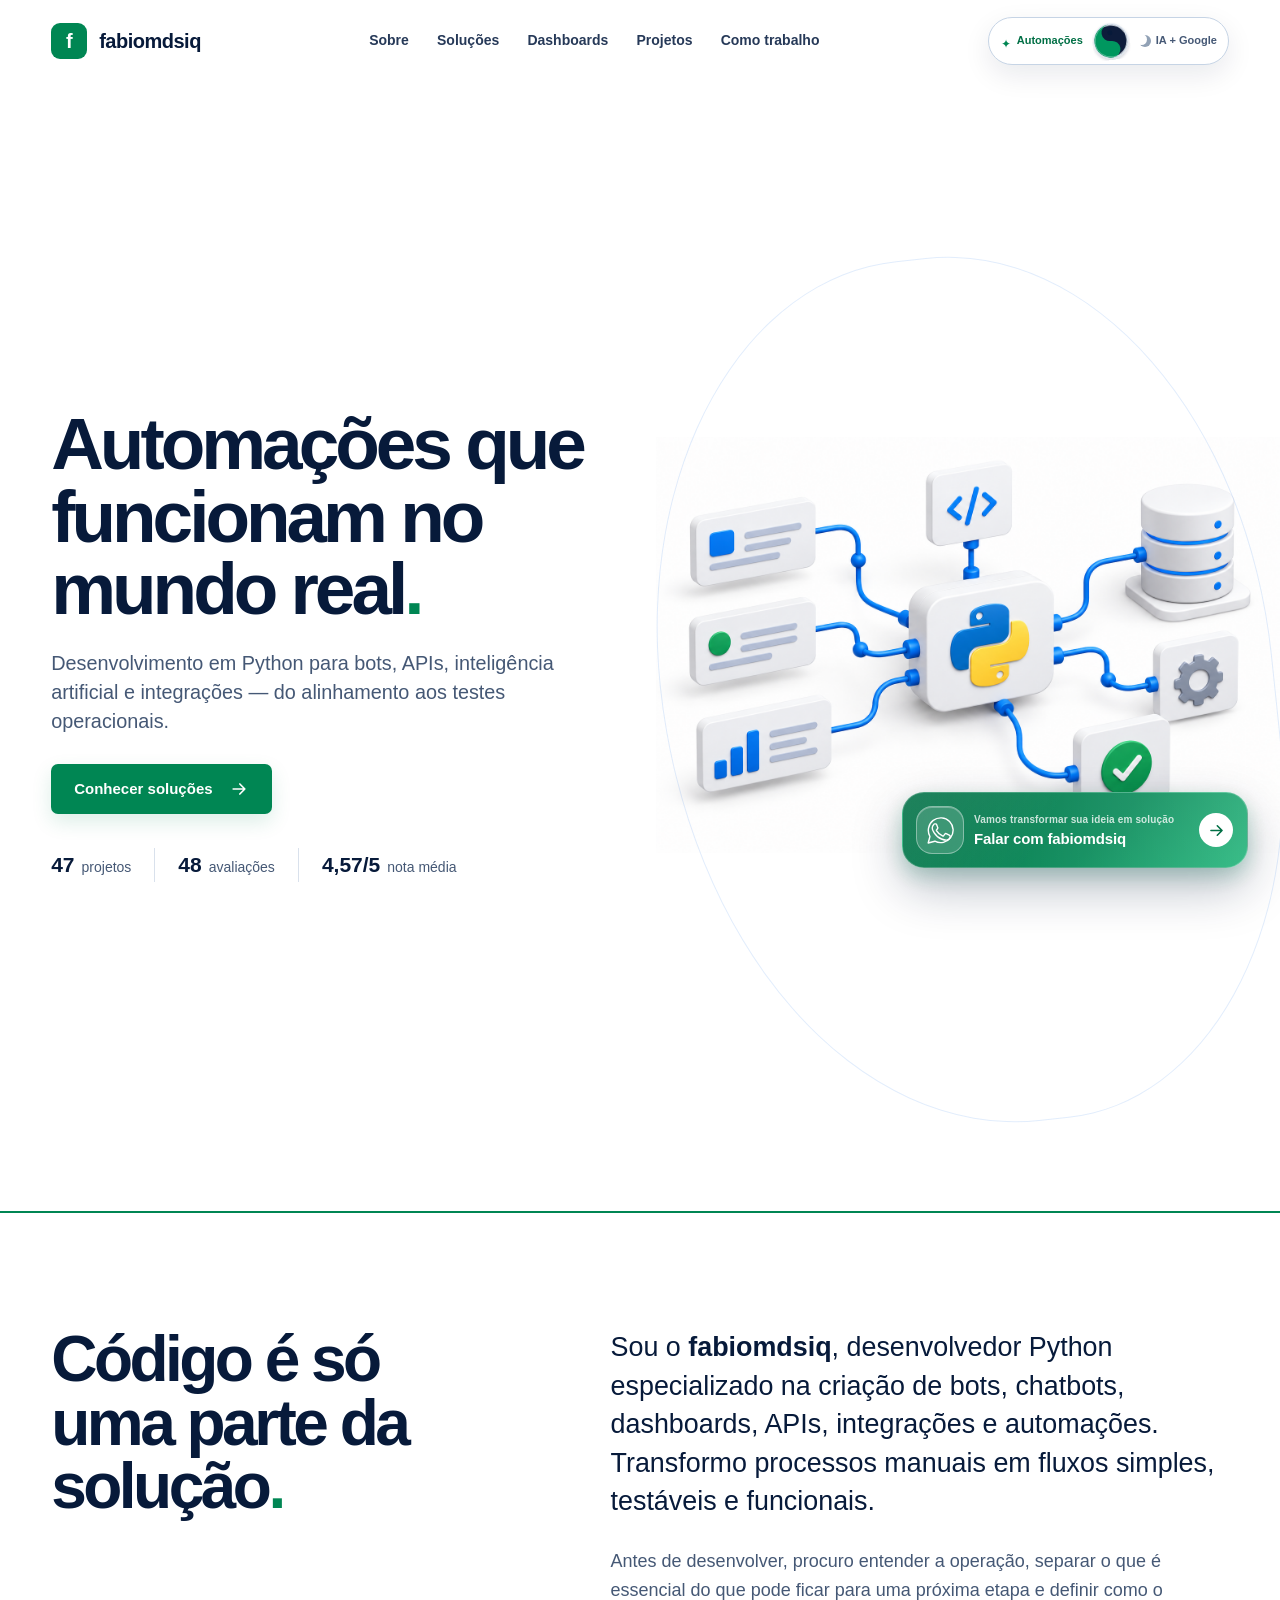
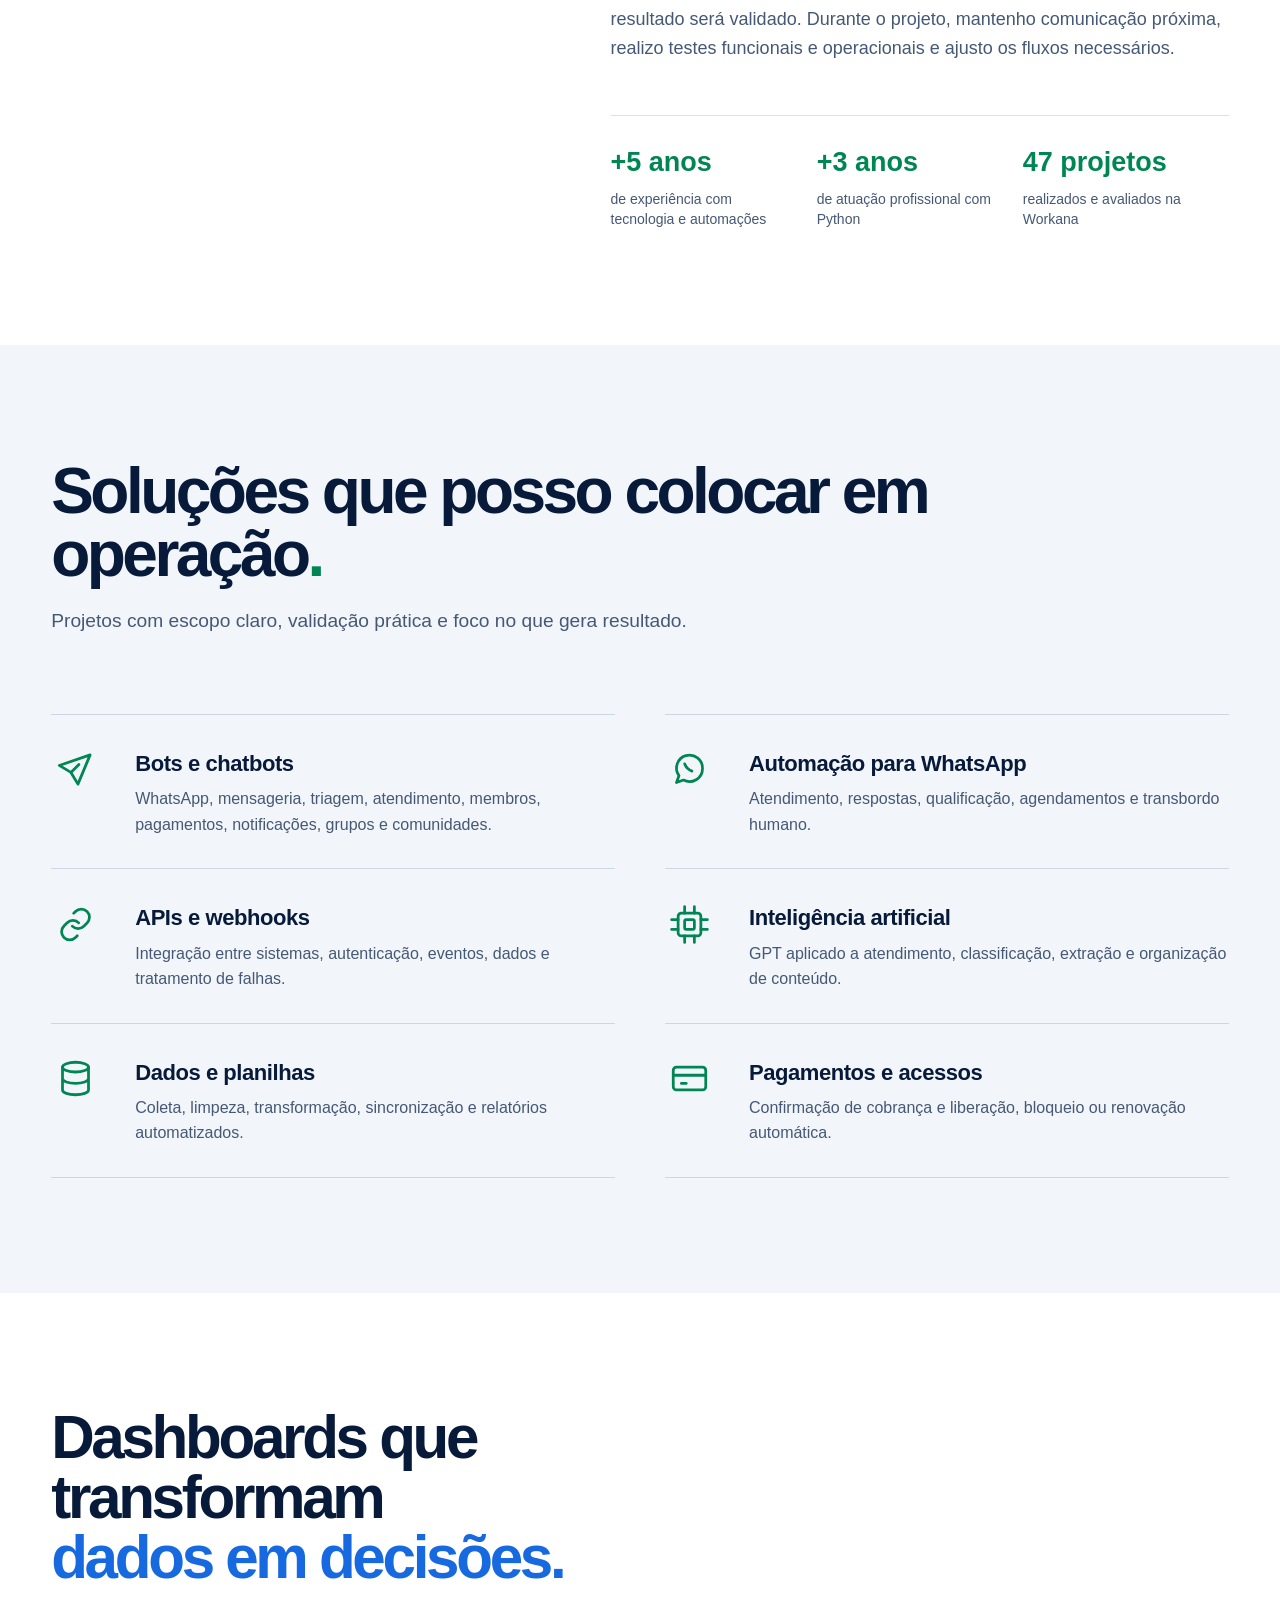
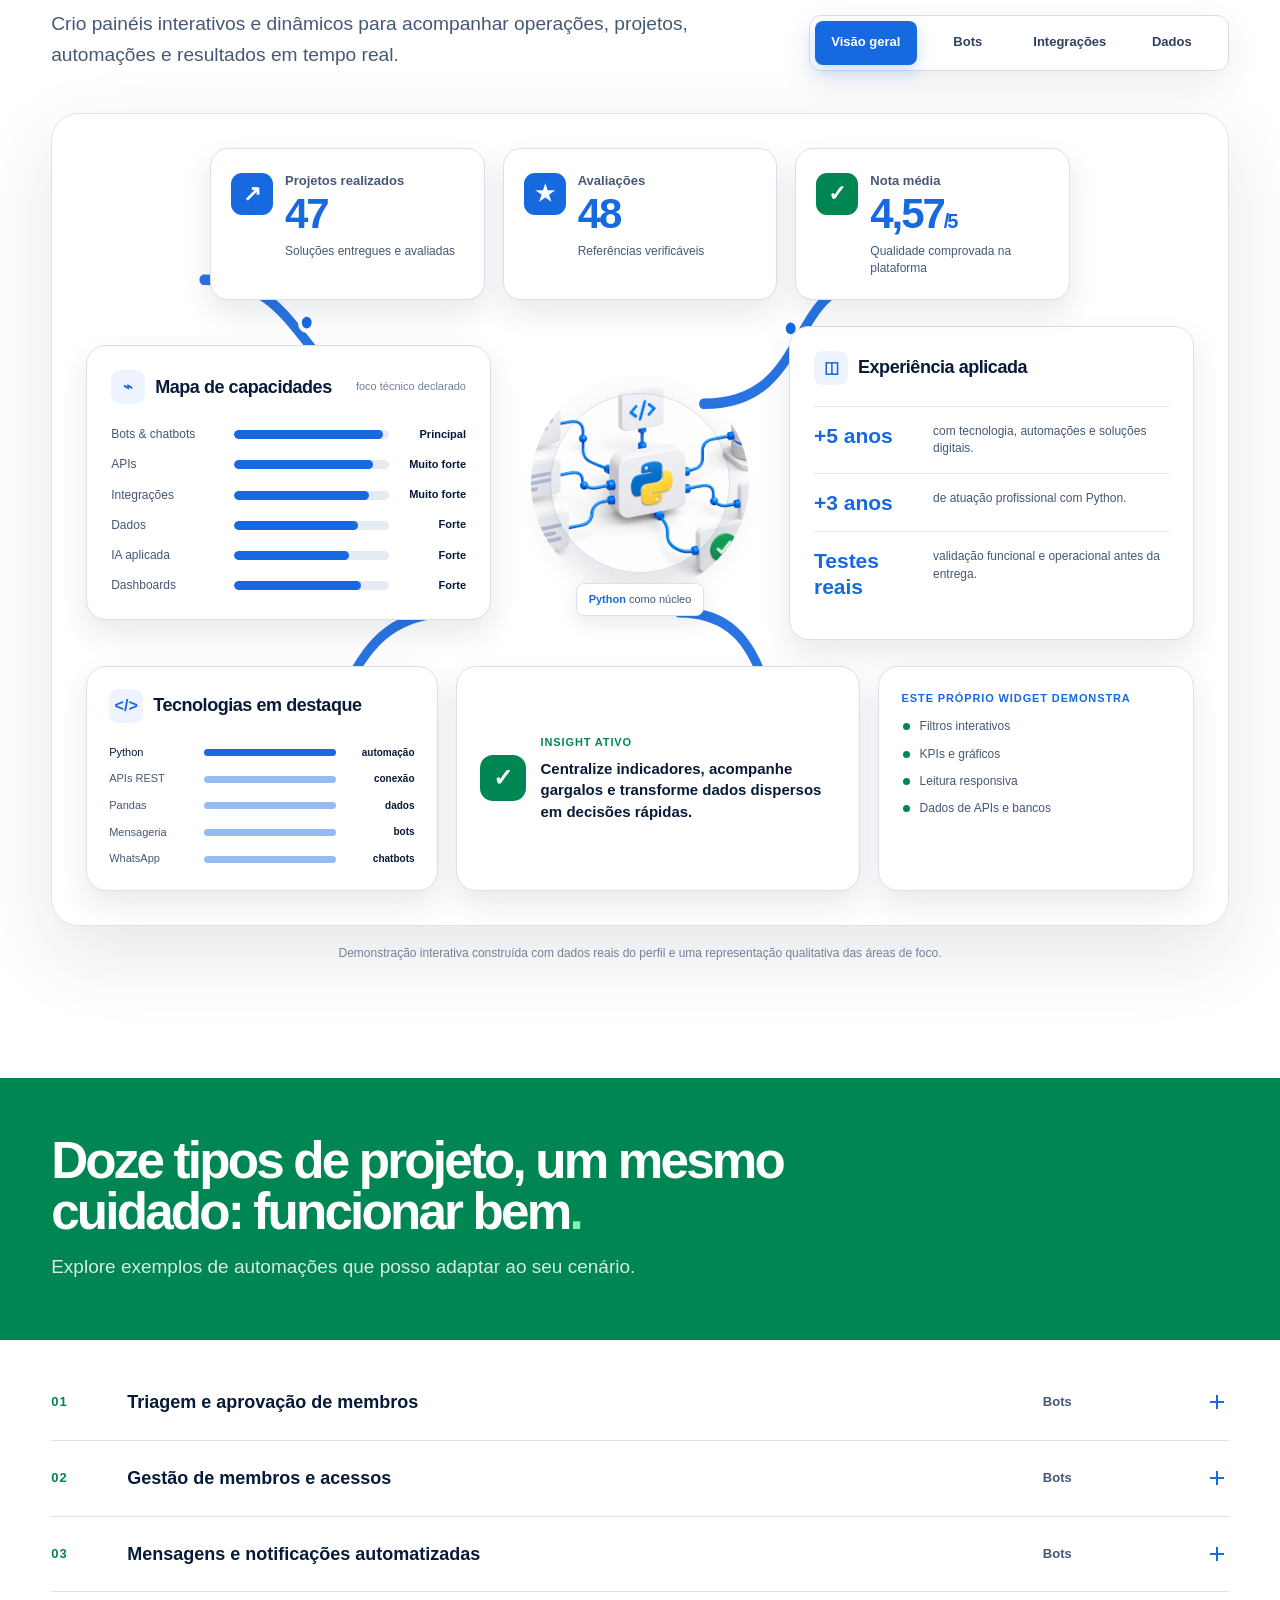
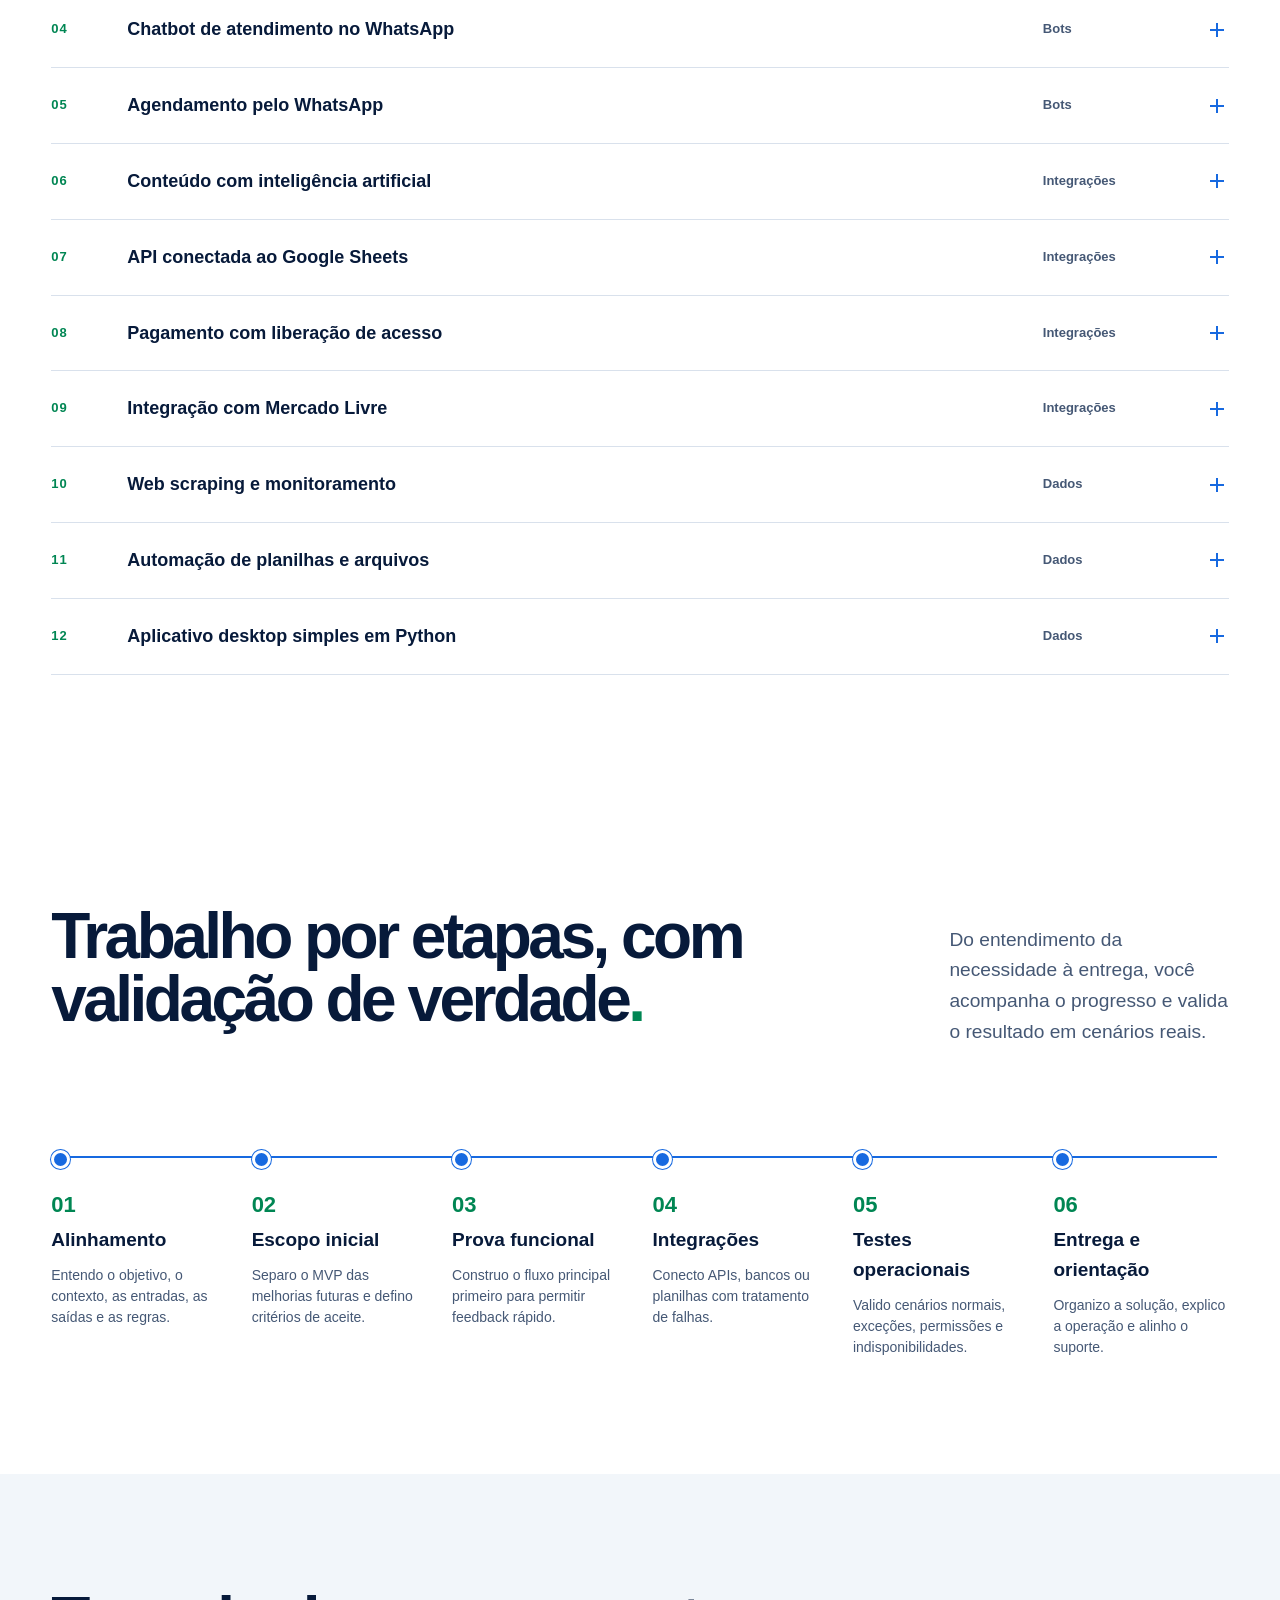
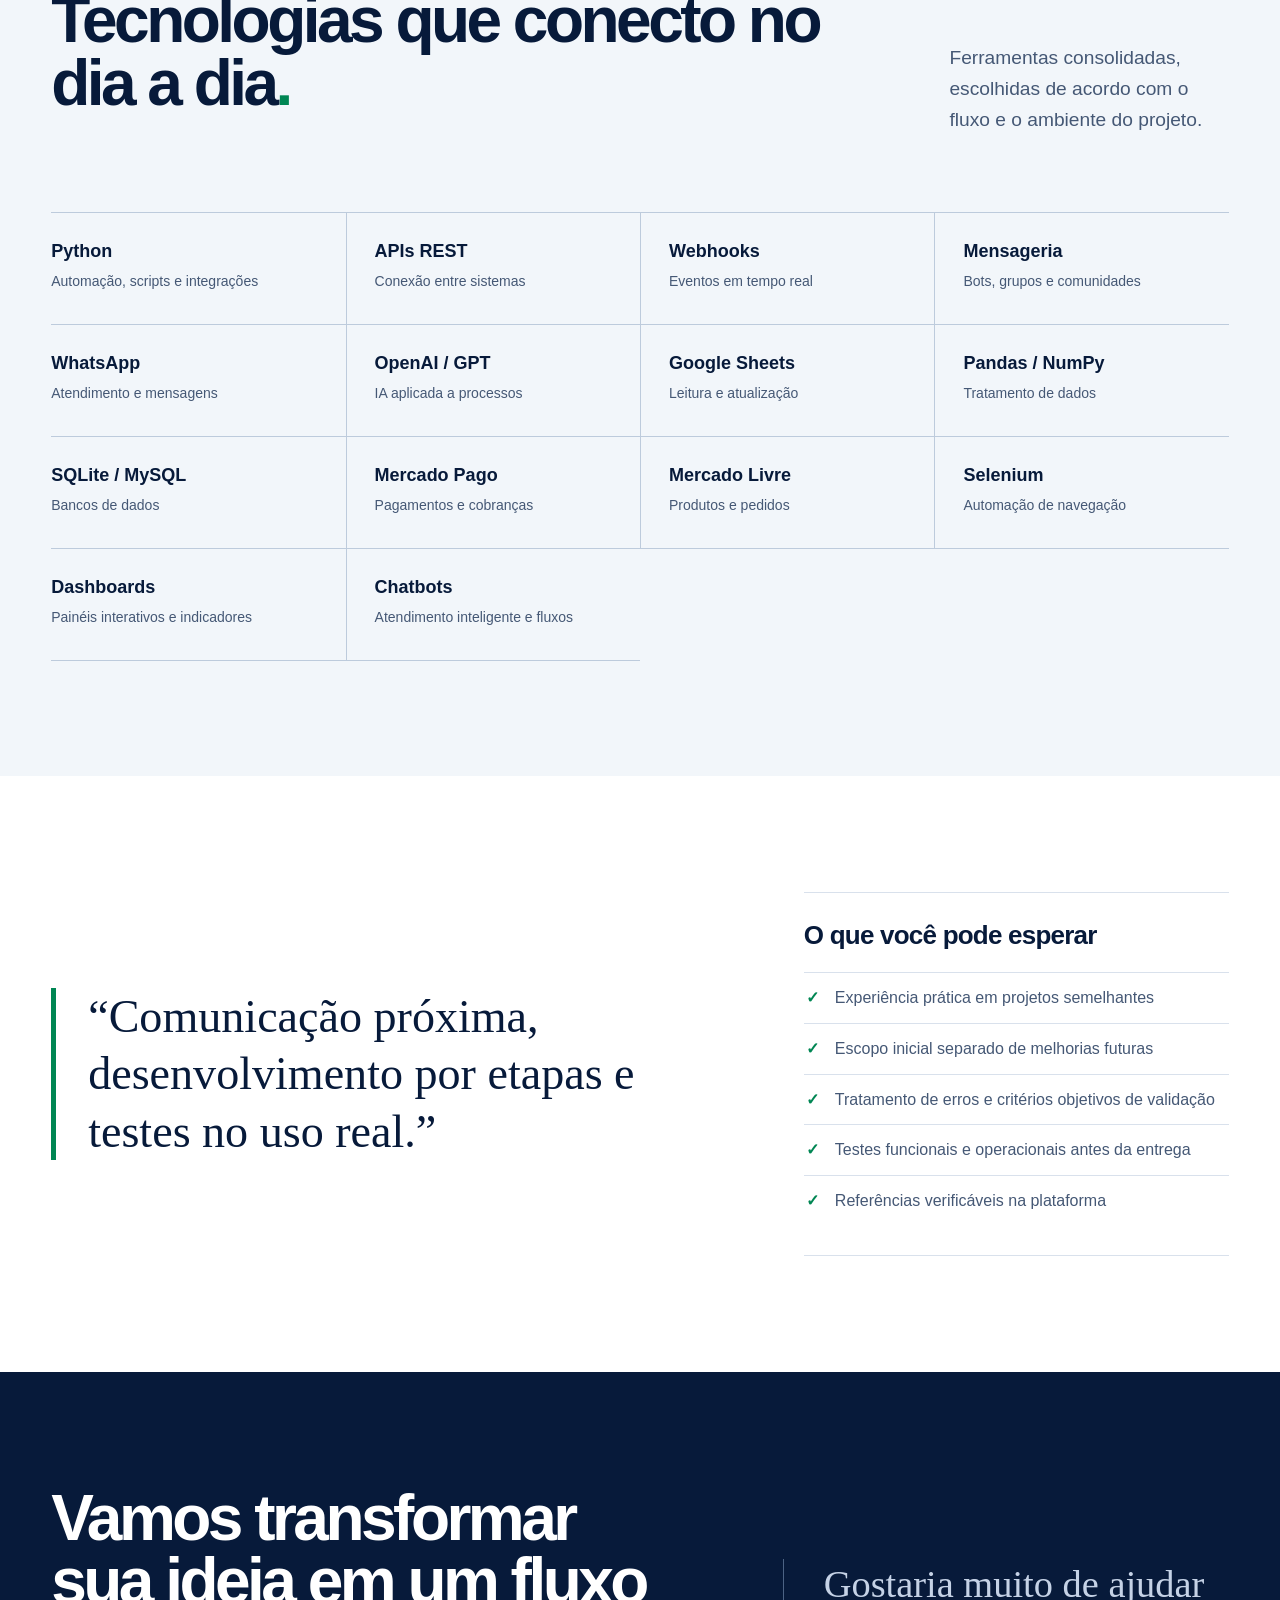
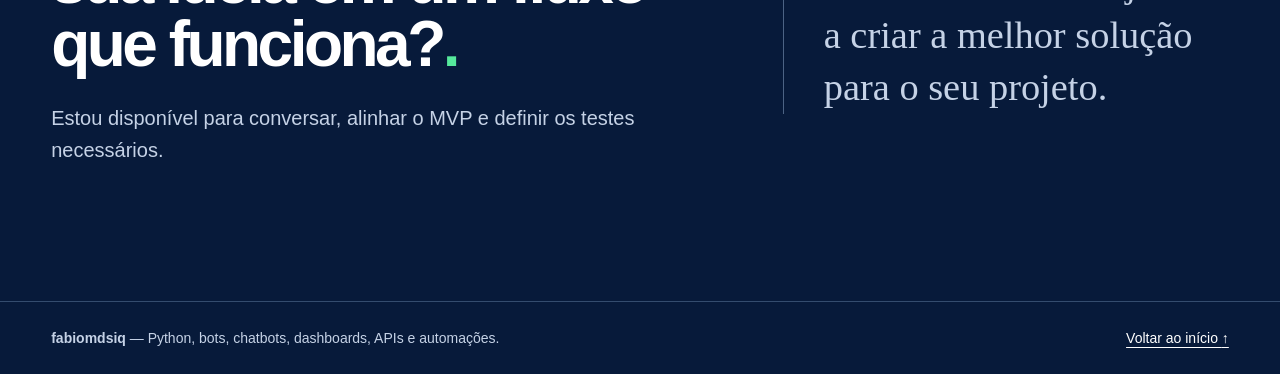
<file: index.html>
<!doctype html>
<html lang="pt-BR">
  <head>
    <meta charset="UTF-8" />
    <meta name="viewport" content="width=device-width, initial-scale=1" />
    <meta
      name="description"
      content="fabiomdsiq desenvolve bots, chatbots, dashboards, APIs, integrações e automações em Python, com testes funcionais e foco no uso real."
    />
    <meta name="theme-color" content="#ffffff" />
    <title>fabiomdsiq — Python, bots, dashboards e automações</title>
    <link rel="icon" href="data:image/svg+xml,<svg xmlns=%22http://www.w3.org/2000/svg%22 viewBox=%220 0 64 64%22><rect width=%2264%22 height=%2264%22 rx=%2214%22 fill=%22%2300814f%22/><path d=%22M19 17h26v8H28v8h14v8H28v15h-9z%22 fill=%22white%22/></svg>" />
    <link rel="preload" href="assets/hero-automacao.png" as="image" />
    <link rel="stylesheet" href="styles.css" />
    <script src="script.js" defer></script>
  </head>
  <body>
    <a class="skip-link" href="#conteudo">Pular para o conteúdo</a>

    <header class="site-header" data-header>
      <div class="container header-inner">
        <a class="brand" href="#inicio" aria-label="fabiomdsiq — início">
          <span class="brand-mark" aria-hidden="true">f</span>
          <span>fabiomdsiq</span>
        </a>

        <button class="menu-toggle" type="button" aria-expanded="false" aria-controls="menu-principal">
          <span></span><span></span><span></span>
          <span class="sr-only">Abrir menu</span>
        </button>

        <nav id="menu-principal" class="main-nav" aria-label="Navegação principal">
          <a href="#sobre">Sobre</a>
          <a href="#solucoes">Soluções</a>
          <a href="#dashboard">Dashboards</a>
          <a href="#projetos">Projetos</a>
          <a href="#processo">Como trabalho</a>
        </nav>

        <a class="world-switch world-switch-day" href="ia/" aria-label="Alternar para o layout IA e Google" data-world-switch>
          <span class="world-option world-option-active"><span class="mode-symbol mode-spark" aria-hidden="true">✦</span><b>Automações</b></span>
          <img class="world-switch-image" src="assets/yin-yang-layout.svg" alt="" width="38" height="38" />
          <span class="world-option"><span class="mode-symbol mode-moon" aria-hidden="true"></span><b>IA + Google</b></span>
        </a>
      </div>
    </header>

    <main id="conteudo">
      <section id="inicio" class="hero section">
        <div class="container hero-grid">
          <div class="hero-copy reveal">
            <h1>Automações que funcionam no mundo real<span>.</span></h1>
            <p class="hero-lead">
              Desenvolvimento em Python para bots, APIs, inteligência artificial e integrações — do alinhamento aos testes operacionais.
            </p>
            <div class="hero-actions">
              <a class="button button-primary" href="#solucoes">
                Conhecer soluções
                <svg viewBox="0 0 24 24" aria-hidden="true"><path d="M5 12h14M13 6l6 6-6 6" /></svg>
              </a>
            </div>
            <dl class="proof-list" aria-label="Indicadores do perfil">
              <div><dt>47</dt><dd>projetos</dd></div>
              <div><dt>48</dt><dd>avaliações</dd></div>
              <div><dt>4,57/5</dt><dd>nota média</dd></div>
            </dl>
          </div>

          <div class="hero-media reveal" data-delay="120">
            <img
              src="assets/hero-automacao.png"
              alt="Ilustração de um fluxo em Python conectado a API, banco de dados, análise e validação"
              width="1536"
              height="1024"
            />
          </div>
        </div>
        <div class="container hero-rule" aria-hidden="true"></div>
      </section>

      <section id="sobre" class="about section">
        <div class="container about-grid">
          <div class="section-title reveal">
            <h2>Código é só uma parte da solução<span>.</span></h2>
          </div>
          <div class="about-content reveal" data-delay="100">
            <p class="large-copy">
              Sou o <strong>fabiomdsiq</strong>, desenvolvedor Python especializado na criação de bots, chatbots, dashboards, APIs, integrações e automações. Transformo processos manuais em fluxos simples, testáveis e funcionais.
            </p>
            <p>
              Antes de desenvolver, procuro entender a operação, separar o que é essencial do que pode ficar para uma próxima etapa e definir como o resultado será validado. Durante o projeto, mantenho comunicação próxima, realizo testes funcionais e operacionais e ajusto os fluxos necessários.
            </p>
            <div class="about-facts">
              <div><strong>+5 anos</strong><span>de experiência com tecnologia e automações</span></div>
              <div><strong>+3 anos</strong><span>de atuação profissional com Python</span></div>
              <div><strong>47 projetos</strong><span>realizados e avaliados na Workana</span></div>
            </div>
          </div>
        </div>
      </section>

      <section id="solucoes" class="solutions section section-cool">
        <div class="container">
          <div class="section-heading reveal">
            <h2>Soluções que posso colocar em operação<span>.</span></h2>
            <p>Projetos com escopo claro, validação prática e foco no que gera resultado.</p>
          </div>

          <div class="solution-list">
            <article class="solution-item reveal">
              <div class="line-icon" aria-hidden="true"><svg viewBox="0 0 24 24"><path d="m21 3-7.5 18-4.3-7.2L2 9.5 21 3Z"/><path d="m9.2 13.8 4.9-4.9"/></svg></div>
              <div><h3>Bots e chatbots</h3><p>WhatsApp, mensageria, triagem, atendimento, membros, pagamentos, notificações, grupos e comunidades.</p></div>
            </article>
            <article class="solution-item reveal" data-delay="50">
              <div class="line-icon" aria-hidden="true"><svg viewBox="0 0 24 24"><path d="M20 11.5a8 8 0 0 1-11.7 7L4 20l1.5-4.2A8 8 0 1 1 20 11.5Z"/><path d="M9 8.5c.8 2.3 2.2 3.7 4.5 4.5"/></svg></div>
              <div><h3>Automação para WhatsApp</h3><p>Atendimento, respostas, qualificação, agendamentos e transbordo humano.</p></div>
            </article>
            <article class="solution-item reveal">
              <div class="line-icon" aria-hidden="true"><svg viewBox="0 0 24 24"><path d="M10 13a5 5 0 0 0 7.1.1l2-2a5 5 0 0 0-7.1-7.1l-1.1 1.1"/><path d="M14 11a5 5 0 0 0-7.1-.1l-2 2A5 5 0 0 0 12 20l1.1-1.1"/></svg></div>
              <div><h3>APIs e webhooks</h3><p>Integração entre sistemas, autenticação, eventos, dados e tratamento de falhas.</p></div>
            </article>
            <article class="solution-item reveal" data-delay="50">
              <div class="line-icon" aria-hidden="true"><svg viewBox="0 0 24 24"><rect x="5" y="5" width="14" height="14" rx="2"/><path d="M9 1v4m6-4v4m0 14v4m-6-4v4M1 9h4m14 0h4M1 15h4m14 0h4"/><rect x="9" y="9" width="6" height="6" rx="1"/></svg></div>
              <div><h3>Inteligência artificial</h3><p>GPT aplicado a atendimento, classificação, extração e organização de conteúdo.</p></div>
            </article>
            <article class="solution-item reveal">
              <div class="line-icon" aria-hidden="true"><svg viewBox="0 0 24 24"><ellipse cx="12" cy="5" rx="8" ry="3"/><path d="M4 5v7c0 1.7 3.6 3 8 3s8-1.3 8-3V5M4 12v7c0 1.7 3.6 3 8 3s8-1.3 8-3v-7"/></svg></div>
              <div><h3>Dados e planilhas</h3><p>Coleta, limpeza, transformação, sincronização e relatórios automatizados.</p></div>
            </article>
            <article class="solution-item reveal" data-delay="50">
              <div class="line-icon" aria-hidden="true"><svg viewBox="0 0 24 24"><rect x="2" y="5" width="20" height="14" rx="2"/><path d="M2 10h20M7 15h3"/></svg></div>
              <div><h3>Pagamentos e acessos</h3><p>Confirmação de cobrança e liberação, bloqueio ou renovação automática.</p></div>
            </article>
          </div>
        </div>
      </section>

      <section id="dashboard" class="dashboard section" aria-labelledby="dashboard-title">
        <div class="container">
          <div class="dashboard-heading reveal">
            <div>
              <h2 id="dashboard-title">Dashboards que transformam<br /><span>dados em decisões.</span></h2>
              <p>Crio painéis interativos e dinâmicos para acompanhar operações, projetos, automações e resultados em tempo real.</p>
            </div>
            <div class="dashboard-switcher" role="group" aria-label="Alterar demonstração do dashboard">
              <button type="button" class="dashboard-tab is-active" data-dashboard-view="geral" aria-pressed="true">Visão geral</button>
              <button type="button" class="dashboard-tab" data-dashboard-view="bots" aria-pressed="false">Bots</button>
              <button type="button" class="dashboard-tab" data-dashboard-view="integracoes" aria-pressed="false">Integrações</button>
              <button type="button" class="dashboard-tab" data-dashboard-view="dados" aria-pressed="false">Dados</button>
            </div>
          </div>

          <div class="dashboard-stage reveal" data-dashboard data-delay="100">
            <svg class="dashboard-connections" viewBox="0 0 1200 700" aria-hidden="true" preserveAspectRatio="none">
              <path d="M155 143 C270 143 245 250 380 250" />
              <path d="M845 142 C745 142 780 250 665 250" />
              <path d="M205 555 C320 555 278 430 410 430" />
              <path d="M810 555 C705 555 755 430 640 430" />
              <circle cx="260" cy="180" r="7" /><circle cx="754" cy="185" r="7" />
              <circle cx="310" cy="510" r="7" /><circle cx="730" cy="508" r="7" />
            </svg>

            <div class="dashboard-kpis" aria-label="Indicadores reais do perfil">
              <article class="dashboard-kpi">
                <span class="kpi-icon" aria-hidden="true">↗</span>
                <p>Projetos realizados</p><strong>47</strong><small>Soluções entregues e avaliadas</small>
              </article>
              <article class="dashboard-kpi">
                <span class="kpi-icon" aria-hidden="true">★</span>
                <p>Avaliações</p><strong>48</strong><small>Referências verificáveis</small>
              </article>
              <article class="dashboard-kpi dashboard-kpi-success">
                <span class="kpi-icon" aria-hidden="true">✓</span>
                <p>Nota média</p><strong>4,57<em>/5</em></strong><small>Qualidade comprovada na plataforma</small>
              </article>
            </div>

            <div class="dashboard-main">
              <article class="dashboard-panel dashboard-capabilities">
                <div class="panel-heading">
                  <div><span class="panel-icon" aria-hidden="true">⌁</span><h3>Mapa de capacidades</h3></div>
                  <span class="panel-note">foco técnico declarado</span>
                </div>
                <div class="capability-list" data-capability-list>
                  <div class="capability" data-area="bots"><span>Bots &amp; chatbots</span><div><i style="--level:96%"></i></div><b>Principal</b></div>
                  <div class="capability" data-area="integracoes"><span>APIs</span><div><i style="--level:90%"></i></div><b>Muito forte</b></div>
                  <div class="capability" data-area="integracoes"><span>Integrações</span><div><i style="--level:87%"></i></div><b>Muito forte</b></div>
                  <div class="capability" data-area="dados"><span>Dados</span><div><i style="--level:80%"></i></div><b>Forte</b></div>
                  <div class="capability" data-area="bots"><span>IA aplicada</span><div><i style="--level:74%"></i></div><b>Forte</b></div>
                  <div class="capability" data-area="dados"><span>Dashboards</span><div><i style="--level:82%"></i></div><b>Forte</b></div>
                </div>
              </article>

              <div class="dashboard-engine" aria-label="Python conectando dados, automações e resultados">
                <img src="assets/hero-automacao.png" alt="Fluxo visual de automação Python" width="1536" height="1024" />
                <span><b>Python</b> como núcleo</span>
              </div>

              <article class="dashboard-panel dashboard-experience">
                <div class="panel-heading"><div><span class="panel-icon" aria-hidden="true">◫</span><h3>Experiência aplicada</h3></div></div>
                <div class="experience-row"><strong>+5 anos</strong><span>com tecnologia, automações e soluções digitais.</span></div>
                <div class="experience-row"><strong>+3 anos</strong><span>de atuação profissional com Python.</span></div>
                <div class="experience-row"><strong>Testes reais</strong><span>validação funcional e operacional antes da entrega.</span></div>
              </article>
            </div>

            <div class="dashboard-bottom">
              <article class="dashboard-panel dashboard-tech">
                <div class="panel-heading"><div><span class="panel-icon" aria-hidden="true">&lt;/&gt;</span><h3>Tecnologias em destaque</h3></div></div>
                <ul data-dashboard-tech>
                  <li class="is-highlighted" data-area="bots"><span>Python</span><i></i><b>automação</b></li>
                  <li data-area="integracoes"><span>APIs REST</span><i></i><b>conexão</b></li>
                  <li data-area="dados"><span>Pandas</span><i></i><b>dados</b></li>
                  <li data-area="bots"><span>Mensageria</span><i></i><b>bots</b></li>
                  <li data-area="bots"><span>WhatsApp</span><i></i><b>chatbots</b></li>
                </ul>
              </article>

              <article class="dashboard-insight" aria-live="polite">
                <span class="insight-icon" aria-hidden="true">✓</span>
                <div><p>Insight ativo</p><strong data-dashboard-insight>Centralize indicadores, acompanhe gargalos e transforme dados dispersos em decisões rápidas.</strong></div>
              </article>

              <article class="dashboard-demo">
                <p>Este próprio widget demonstra</p>
                <ul><li>Filtros interativos</li><li>KPIs e gráficos</li><li>Leitura responsiva</li><li>Dados de APIs e bancos</li></ul>
              </article>
            </div>
          </div>
          <p class="dashboard-caption reveal">Demonstração interativa construída com dados reais do perfil e uma representação qualitativa das áreas de foco.</p>
        </div>
      </section>

      <section id="projetos" class="projects section">
        <div class="projects-intro">
          <div class="container projects-intro-inner">
            <div class="reveal">
              <h2>Doze tipos de projeto, um mesmo cuidado: funcionar bem<span>.</span></h2>
              <p>Explore exemplos de automações que posso adaptar ao seu cenário.</p>
            </div>
            <div class="filters reveal" role="group" aria-label="Filtrar projetos" data-delay="100">
              <button type="button" class="filter is-active" data-filter="todos" aria-pressed="true">Todos</button>
              <button type="button" class="filter" data-filter="bots" aria-pressed="false">Bots</button>
              <button type="button" class="filter" data-filter="integracoes" aria-pressed="false">Integrações</button>
              <button type="button" class="filter" data-filter="dados" aria-pressed="false">Dados</button>
            </div>
          </div>
        </div>

        <div class="container project-list" data-project-list>
          <article class="project-row reveal" data-category="bots">
            <button class="project-summary" type="button" aria-expanded="false">
              <span class="project-number">01</span><span class="project-name">Triagem e aprovação de membros</span><span class="project-category">Bots</span><span class="project-toggle" aria-hidden="true"></span>
            </button>
            <div class="project-details"><div><p>Recebe novos usuários, faz perguntas, valida respostas, aprova ou encaminha para análise humana e registra decisões.</p><div><div class="tag-list"><span>Bot de mensageria</span><span>Chatbot</span><span>Python</span></div><ul><li>Formulário e regras de triagem</li><li>Alertas administrativos</li><li>Planilha ou banco de dados</li><li>Logs de decisão</li></ul></div></div></div>
          </article>
          <article class="project-row reveal" data-category="bots integracoes">
            <button class="project-summary" type="button" aria-expanded="false">
              <span class="project-number">02</span><span class="project-name">Gestão de membros e acessos</span><span class="project-category">Bots</span><span class="project-toggle" aria-hidden="true"></span>
            </button>
            <div class="project-details"><div><p>Cadastra membros, verifica pagamentos, libera links, avisa sobre vencimentos e controla inadimplência.</p><div><div class="tag-list"><span>Bot de mensageria</span><span>Pagamentos</span><span>Webhooks</span></div><ul><li>Mercado Pago ou Pix</li><li>Controle de acesso</li><li>Comandos administrativos</li><li>Alertas de renovação</li></ul></div></div></div>
          </article>
          <article class="project-row reveal" data-category="bots">
            <button class="project-summary" type="button" aria-expanded="false">
              <span class="project-number">03</span><span class="project-name">Mensagens e notificações automatizadas</span><span class="project-category">Bots</span><span class="project-toggle" aria-hidden="true"></span>
            </button>
            <div class="project-details"><div><p>Copia, filtra ou encaminha mensagens entre grupos e canais, com filas, horários e controle de falhas.</p><div><div class="tag-list"><span>Bot de mensageria</span><span>Automação</span><span>Filas</span></div><ul><li>Filtros e regras</li><li>Agendamentos</li><li>Novas tentativas</li><li>Painel ou comandos básicos</li></ul></div></div></div>
          </article>
          <article class="project-row reveal" data-category="bots integracoes">
            <button class="project-summary" type="button" aria-expanded="false">
              <span class="project-number">04</span><span class="project-name">Chatbot de atendimento no WhatsApp</span><span class="project-category">Bots</span><span class="project-toggle" aria-hidden="true"></span>
            </button>
            <div class="project-details"><div><p>Cria menus, responde dúvidas, consulta sistemas, identifica intenções e transfere casos especiais para uma pessoa.</p><div><div class="tag-list"><span>Chatbot</span><span>WhatsApp</span><span>IA / GPT</span><span>Atendimento</span></div><ul><li>Evolution API ou API oficial</li><li>Integração com GPT</li><li>Histórico necessário</li><li>Testes com cenários reais</li></ul></div></div></div>
          </article>
          <article class="project-row reveal" data-category="bots integracoes">
            <button class="project-summary" type="button" aria-expanded="false">
              <span class="project-number">05</span><span class="project-name">Agendamento pelo WhatsApp</span><span class="project-category">Bots</span><span class="project-toggle" aria-hidden="true"></span>
            </button>
            <div class="project-details"><div><p>Apresenta serviços e horários, coleta dados, confirma, lembra ou cancela conforme as regras da operação.</p><div><div class="tag-list"><span>Chatbot</span><span>WhatsApp</span><span>Agendamento</span></div><ul><li>Google Agenda ou Calendly</li><li>Consulta de disponibilidade</li><li>Lembretes automáticos</li><li>Transbordo humano</li></ul></div></div></div>
          </article>
          <article class="project-row reveal" data-category="bots integracoes">
            <button class="project-summary" type="button" aria-expanded="false">
              <span class="project-number">06</span><span class="project-name">Conteúdo com inteligência artificial</span><span class="project-category">Integrações</span><span class="project-toggle" aria-hidden="true"></span>
            </button>
            <div class="project-details"><div><p>Recebe solicitações, aplica instruções de IA, valida a saída e permite aprovação humana antes do uso.</p><ul><li>OpenAI / GPT</li><li>Regras e padrões</li><li>Histórico e consumo</li><li>Tratamento de erros</li></ul></div></div>
          </article>
          <article class="project-row reveal" data-category="integracoes dados">
            <button class="project-summary" type="button" aria-expanded="false">
              <span class="project-number">07</span><span class="project-name">API conectada ao Google Sheets</span><span class="project-category">Integrações</span><span class="project-toggle" aria-hidden="true"></span>
            </button>
            <div class="project-details"><div><p>Busca, valida e transforma dados de uma API para atualizar planilhas automaticamente, sem duplicidades.</p><ul><li>Execução programada</li><li>Validação de registros</li><li>Alertas de erro</li><li>Log de cada atualização</li></ul></div></div>
          </article>
          <article class="project-row reveal" data-category="integracoes bots">
            <button class="project-summary" type="button" aria-expanded="false">
              <span class="project-number">08</span><span class="project-name">Pagamento com liberação de acesso</span><span class="project-category">Integrações</span><span class="project-toggle" aria-hidden="true"></span>
            </button>
            <div class="project-details"><div><p>Valida pagamentos recebidos por webhook e libera acesso a grupo, canal, conteúdo ou serviço.</p><ul><li>Status e valor da cobrança</li><li>Mercado Pago e Pix</li><li>Vencidos e cancelados</li><li>Avisos para cliente e administrador</li></ul></div></div>
          </article>
          <article class="project-row reveal" data-category="integracoes dados">
            <button class="project-summary" type="button" aria-expanded="false">
              <span class="project-number">09</span><span class="project-name">Integração com Mercado Livre</span><span class="project-category">Integrações</span><span class="project-toggle" aria-hidden="true"></span>
            </button>
            <div class="project-details"><div><p>Consulta e sincroniza anúncios, produtos, pedidos, preços ou estoques usando os recursos permitidos pela API.</p><ul><li>Autenticação e renovação</li><li>Planilhas ou banco de dados</li><li>Relatórios e alertas</li><li>Rotinas automatizadas</li></ul></div></div>
          </article>
          <article class="project-row reveal" data-category="dados integracoes">
            <button class="project-summary" type="button" aria-expanded="false">
              <span class="project-number">10</span><span class="project-name">Web scraping e monitoramento</span><span class="project-category">Dados</span><span class="project-toggle" aria-hidden="true"></span>
            </button>
            <div class="project-details"><div><p>Coleta dados públicos de páginas acessíveis, detecta mudanças e entrega resultados organizados.</p><ul><li>Selenium, Beautiful Soup ou Requests</li><li>CSV, Excel, JSON ou banco</li><li>Agendamentos e alertas</li><li>Controle de duplicidades</li></ul></div></div>
          </article>
          <article class="project-row reveal" data-category="dados">
            <button class="project-summary" type="button" aria-expanded="false">
              <span class="project-number">11</span><span class="project-name">Automação de planilhas e arquivos</span><span class="project-category">Dados</span><span class="project-toggle" aria-hidden="true"></span>
            </button>
            <div class="project-details"><div><p>Limpa, padroniza, cruza e consolida dados para eliminar tarefas repetitivas e gerar relatórios.</p><ul><li>Excel, CSV e JSON</li><li>Pandas e NumPy</li><li>Validação de informações</li><li>Rotina repetível pelo cliente</li></ul></div></div>
          </article>
          <article class="project-row reveal" data-category="dados integracoes">
            <button class="project-summary" type="button" aria-expanded="false">
              <span class="project-number">12</span><span class="project-name">Aplicativo desktop simples em Python</span><span class="project-category">Dados</span><span class="project-toggle" aria-hidden="true"></span>
            </button>
            <div class="project-details"><div><p>Oferece uma interface local para selecionar arquivos, executar automações, acompanhar resultados e salvar configurações.</p><ul><li>Tkinter ou PyQt</li><li>Relatórios e arquivos</li><li>Configurações locais</li><li>Empacotamento quando viável</li></ul></div></div>
          </article>
          <p class="empty-state" hidden>Nenhum projeto encontrado neste filtro.</p>
        </div>
      </section>

      <section id="processo" class="process section">
        <div class="container">
          <div class="section-heading process-heading reveal">
            <h2>Trabalho por etapas, com validação de verdade<span>.</span></h2>
            <p>Do entendimento da necessidade à entrega, você acompanha o progresso e valida o resultado em cenários reais.</p>
          </div>

          <ol class="process-list">
            <li class="reveal"><span class="step-number">01</span><h3>Alinhamento</h3><p>Entendo o objetivo, o contexto, as entradas, as saídas e as regras.</p></li>
            <li class="reveal" data-delay="50"><span class="step-number">02</span><h3>Escopo inicial</h3><p>Separo o MVP das melhorias futuras e defino critérios de aceite.</p></li>
            <li class="reveal" data-delay="100"><span class="step-number">03</span><h3>Prova funcional</h3><p>Construo o fluxo principal primeiro para permitir feedback rápido.</p></li>
            <li class="reveal" data-delay="150"><span class="step-number">04</span><h3>Integrações</h3><p>Conecto APIs, bancos ou planilhas com tratamento de falhas.</p></li>
            <li class="reveal" data-delay="200"><span class="step-number">05</span><h3>Testes operacionais</h3><p>Valido cenários normais, exceções, permissões e indisponibilidades.</p></li>
            <li class="reveal" data-delay="250"><span class="step-number">06</span><h3>Entrega e orientação</h3><p>Organizo a solução, explico a operação e alinho o suporte.</p></li>
          </ol>
        </div>
      </section>

      <section id="tecnologias" class="technology section section-cool">
        <div class="container">
          <div class="section-heading technology-heading reveal">
            <h2>Tecnologias que conecto no dia a dia<span>.</span></h2>
            <p>Ferramentas consolidadas, escolhidas de acordo com o fluxo e o ambiente do projeto.</p>
          </div>
          <ul class="technology-index reveal" aria-label="Tecnologias e plataformas">
            <li><strong>Python</strong><span>Automação, scripts e integrações</span></li>
            <li><strong>APIs REST</strong><span>Conexão entre sistemas</span></li>
            <li><strong>Webhooks</strong><span>Eventos em tempo real</span></li>
            <li><strong>Mensageria</strong><span>Bots, grupos e comunidades</span></li>
            <li><strong>WhatsApp</strong><span>Atendimento e mensagens</span></li>
            <li><strong>OpenAI / GPT</strong><span>IA aplicada a processos</span></li>
            <li><strong>Google Sheets</strong><span>Leitura e atualização</span></li>
            <li><strong>Pandas / NumPy</strong><span>Tratamento de dados</span></li>
            <li><strong>SQLite / MySQL</strong><span>Bancos de dados</span></li>
            <li><strong>Mercado Pago</strong><span>Pagamentos e cobranças</span></li>
            <li><strong>Mercado Livre</strong><span>Produtos e pedidos</span></li>
            <li><strong>Selenium</strong><span>Automação de navegação</span></li>
            <li><strong>Dashboards</strong><span>Painéis interativos e indicadores</span></li>
            <li><strong>Chatbots</strong><span>Atendimento inteligente e fluxos</span></li>
          </ul>
        </div>
      </section>

      <section class="confidence section">
        <div class="container confidence-grid">
          <blockquote class="reveal">“Comunicação próxima, desenvolvimento por etapas e testes no uso real.”</blockquote>
          <div class="confidence-copy reveal" data-delay="100">
            <h2>O que você pode esperar</h2>
            <ul>
              <li>Experiência prática em projetos semelhantes</li>
              <li>Escopo inicial separado de melhorias futuras</li>
              <li>Tratamento de erros e critérios objetivos de validação</li>
              <li>Testes funcionais e operacionais antes da entrega</li>
              <li>Referências verificáveis na plataforma</li>
            </ul>
          </div>
        </div>
      </section>

      <section id="contato" class="contact section">
        <div class="container contact-grid">
          <div class="reveal">
            <h2>Vamos transformar sua ideia em um fluxo que funciona?</h2>
            <p>Estou disponível para conversar, alinhar o MVP e definir os testes necessários.</p>
          </div>
          <p class="contact-statement reveal" data-delay="100">Gostaria muito de ajudar a criar a melhor solução para o seu projeto.</p>
        </div>
      </section>
    </main>

    <footer class="site-footer">
      <div class="container footer-inner">
        <p><strong>fabiomdsiq</strong> — Python, bots, chatbots, dashboards, APIs e automações.</p>
        <a href="#inicio">Voltar ao início <span aria-hidden="true">↑</span></a>
      </div>
    </footer>

    <a
      class="whatsapp-orbit"
      href="https://wa.me/5547996887849?text=Ol%C3%A1%20fabiomdsiq%2C%20vi%20seu%20portf%C3%B3lio%20e%20gostaria%20de%20conversar%20sobre%20um%20projeto."
      target="_blank"
      rel="noopener noreferrer"
      aria-label="Falar com fabiomdsiq pelo WhatsApp"
      data-whatsapp-orbit
    >
      <span class="whatsapp-signal" aria-hidden="true">
        <span class="whatsapp-icon">
          <svg viewBox="0 0 32 32" role="img">
            <path d="M26.8 5.3A14.8 14.8 0 0 0 3.5 23.1L1.4 30.8l7.9-2.1A14.8 14.8 0 0 0 26.8 5.3Z" />
            <path d="M11.5 9.2c-.4-1-.8-1-1.2-1h-1c-.4 0-.9.1-1.3.6-.5.5-1.8 1.8-1.8 4.3s1.8 4.9 2.1 5.3c.2.3 3.6 5.7 8.9 7.7 4.4 1.7 5.3 1.4 6.3 1.3 1-.2 3.2-1.3 3.6-2.6.4-1.3.4-2.4.3-2.6-.1-.2-.5-.4-1-.7l-3.7-1.8c-.5-.2-.9-.3-1.3.3-.4.6-1.5 1.8-1.8 2.2-.3.4-.7.4-1.2.1-3.1-1.5-5.1-2.7-7.2-6.2-.5-.9.5-.8 1.5-2.7.2-.4.1-.8-.1-1.1l-1.1-3.1Z" />
          </svg>
        </span>
        <i></i><i></i><i></i>
      </span>
      <span class="whatsapp-copy">
        <small data-whatsapp-context>Vamos transformar sua ideia em solução</small>
        <strong>Falar com fabiomdsiq</strong>
      </span>
      <span class="whatsapp-arrow" aria-hidden="true">
        <svg viewBox="0 0 24 24"><path d="M5 12h14M13 6l6 6-6 6" /></svg>
      </span>
    </a>
  </body>
</html>
</file>
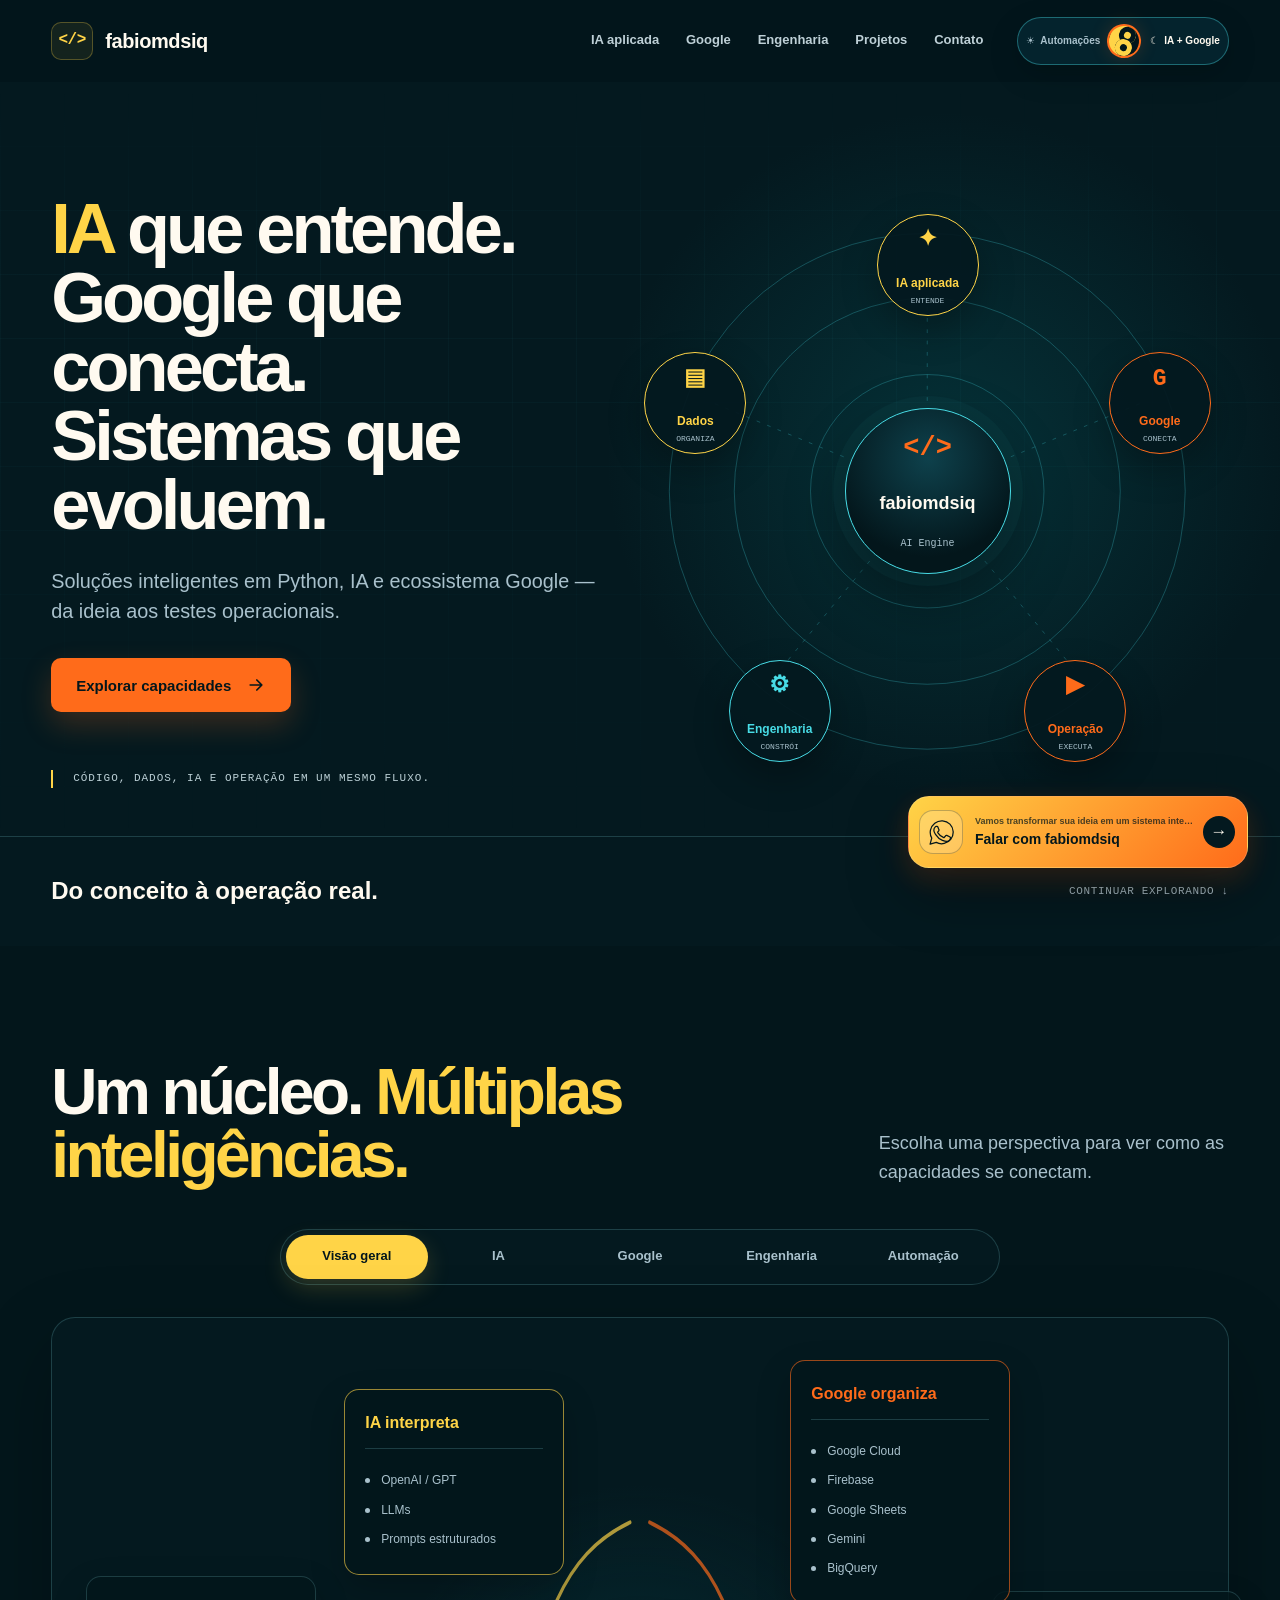
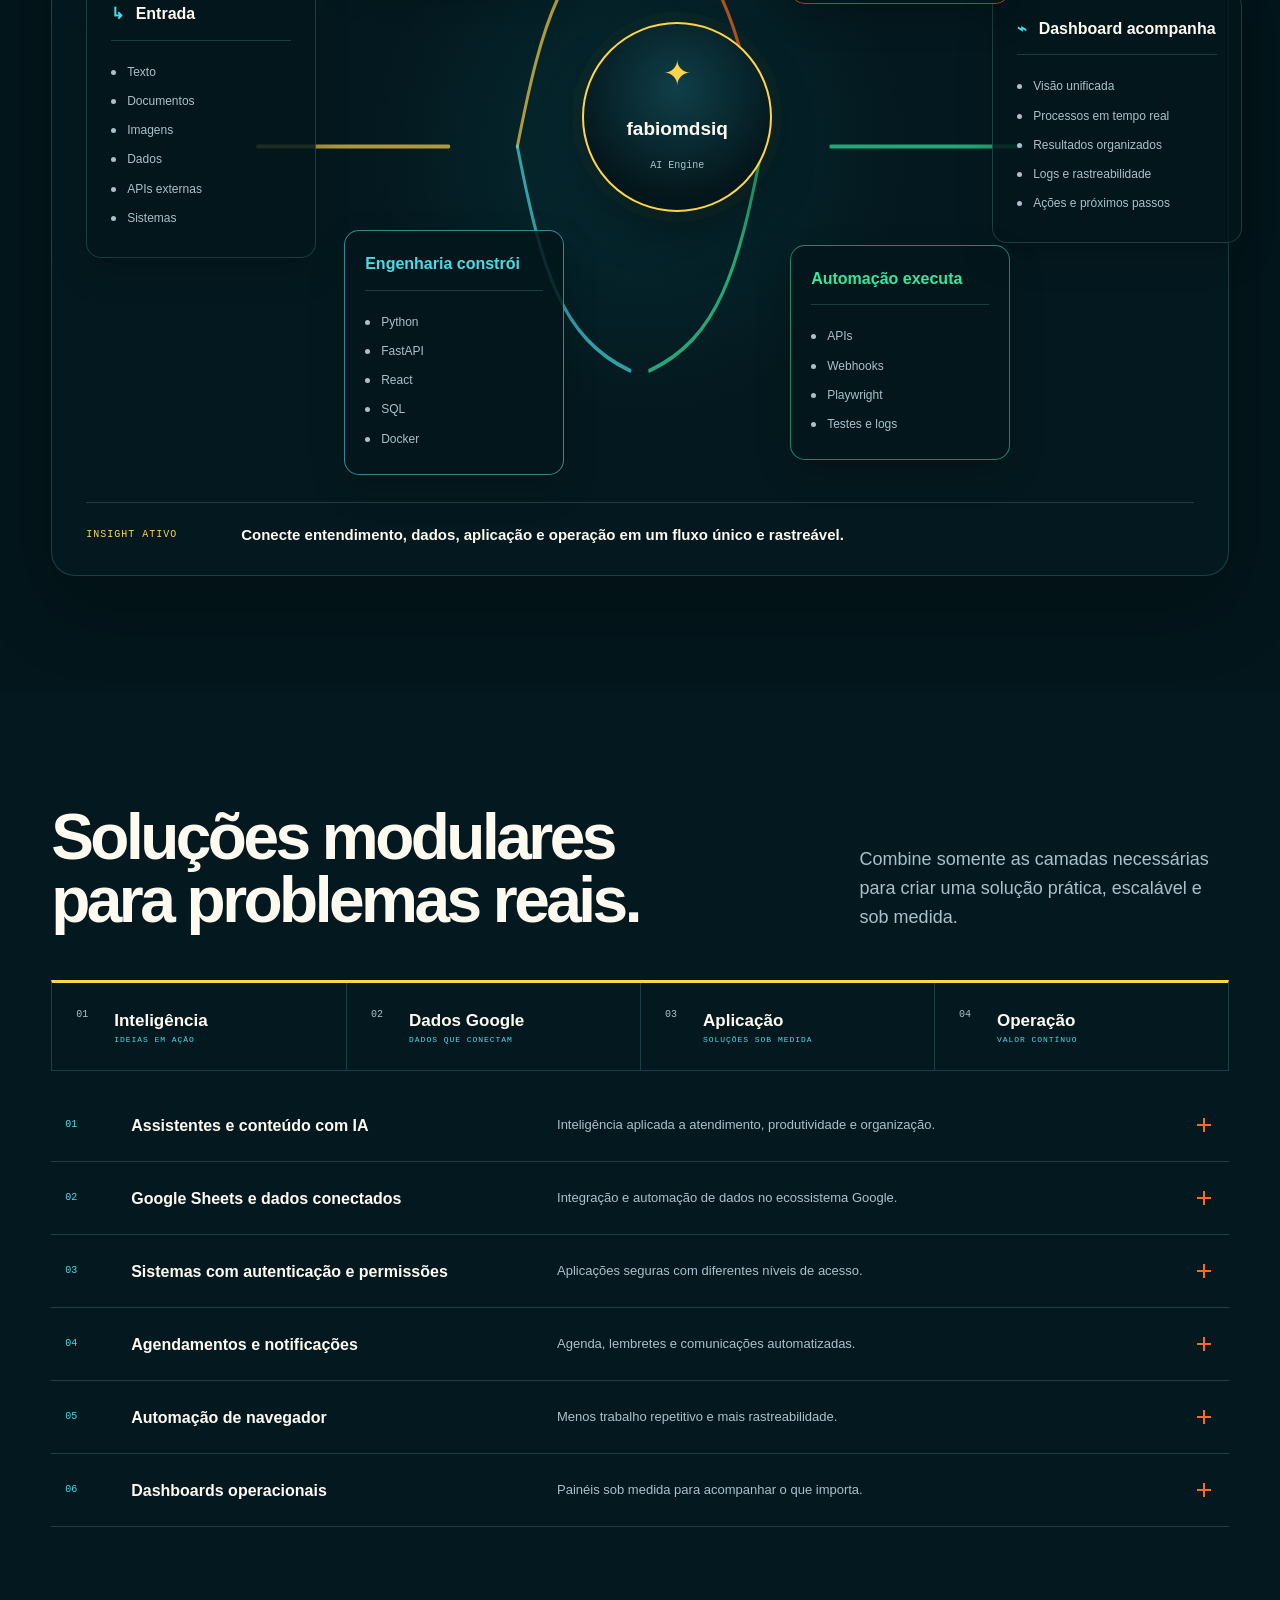
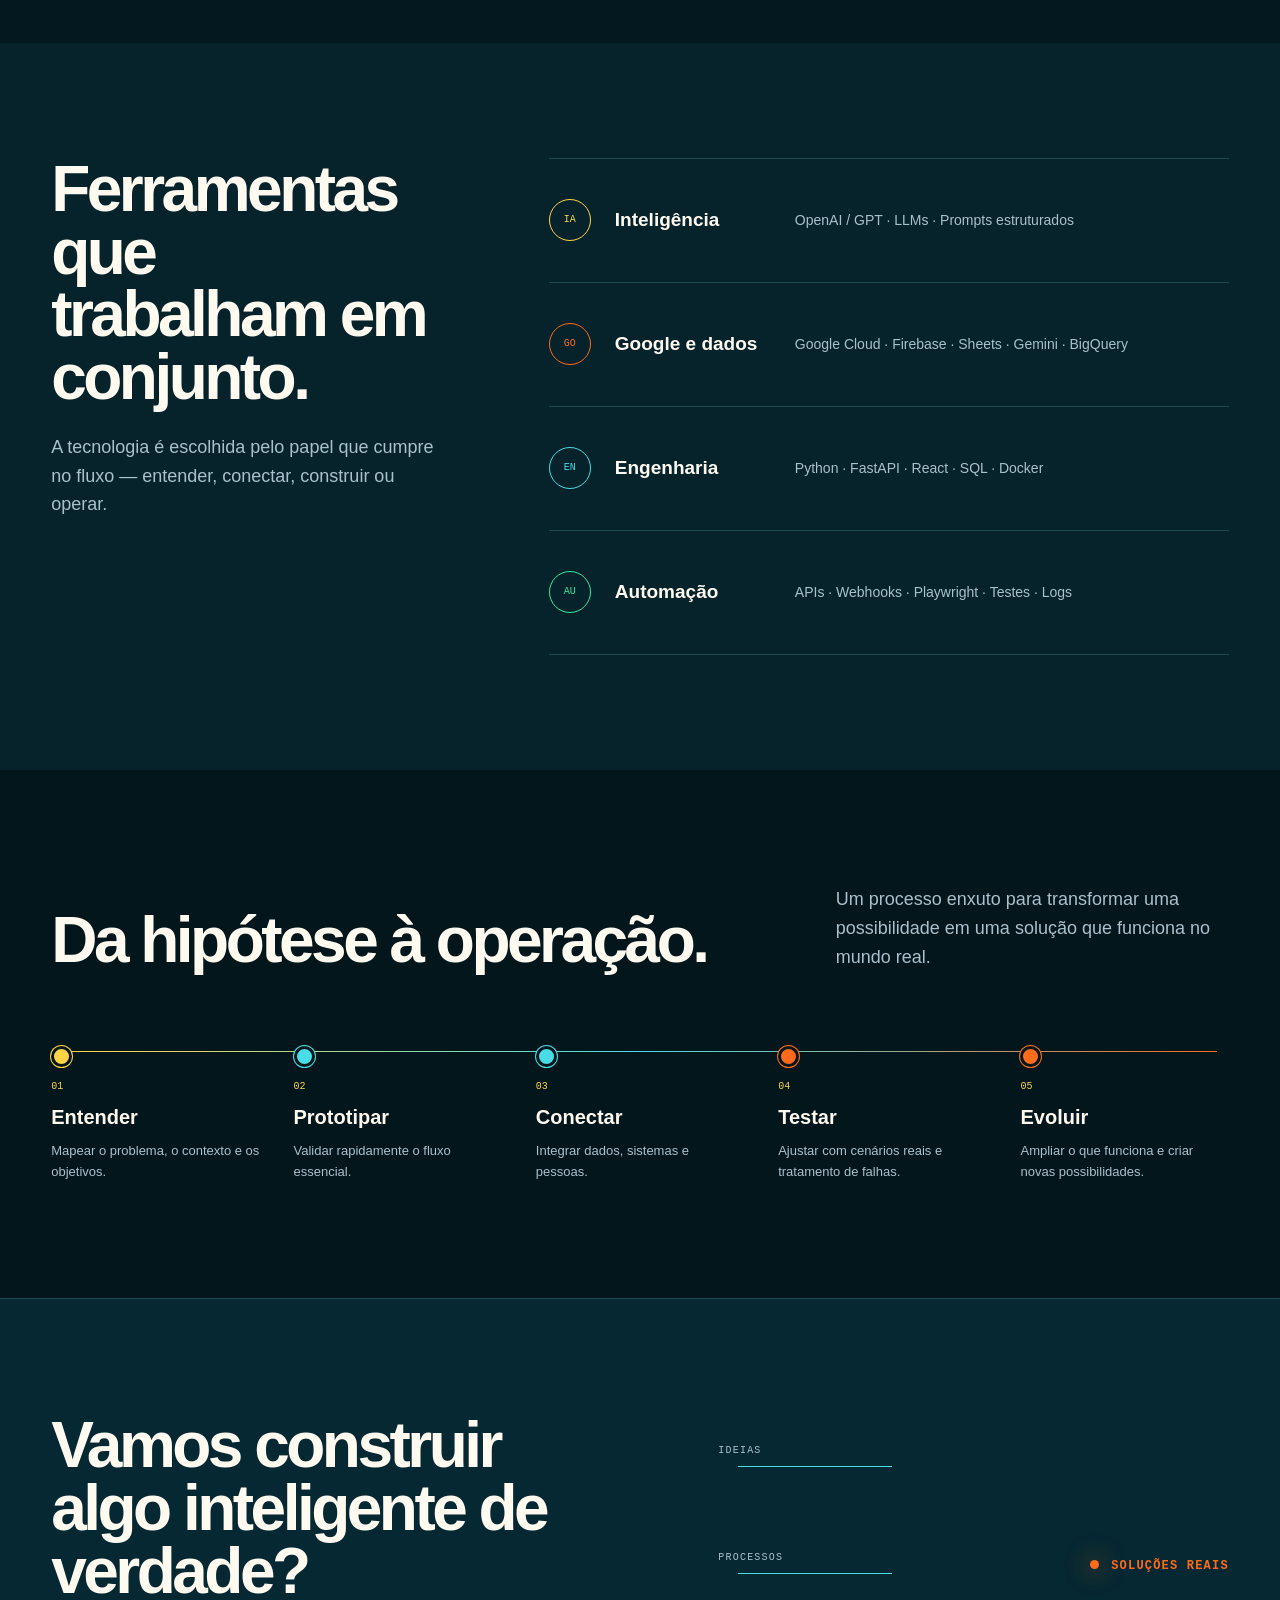
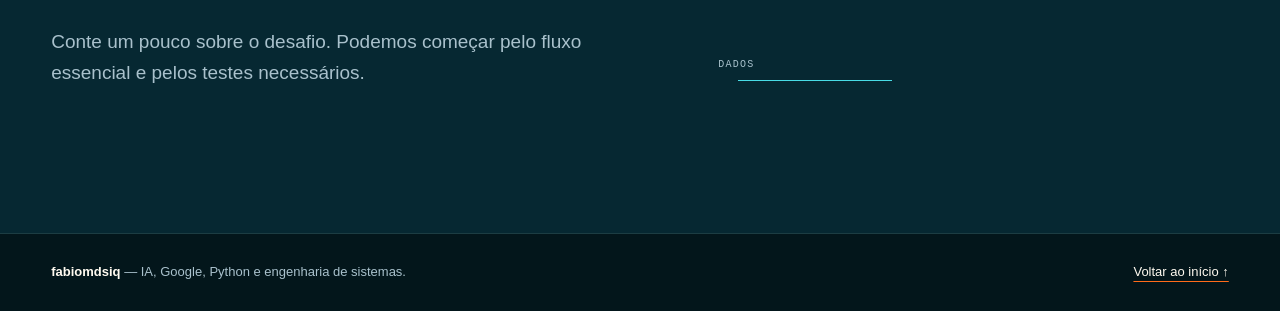
<file: ia/index.html>
<!doctype html>
<html lang="pt-BR">
  <head>
    <meta charset="UTF-8" />
    <meta name="viewport" content="width=device-width, initial-scale=1" />
    <meta name="description" content="fabiomdsiq desenvolve soluções com inteligência artificial, Python, Google Cloud, Firebase, Google Sheets, APIs e automações." />
    <meta name="theme-color" content="#04191f" />
    <title>fabiomdsiq — IA, Google e engenharia</title>
    <link rel="icon" href="data:image/svg+xml,<svg xmlns=%22http://www.w3.org/2000/svg%22 viewBox=%220 0 64 64%22><rect width=%2264%22 height=%2264%22 rx=%2214%22 fill=%22%23062832%22/><path d=%22M18 32l9-9 4 4-5 5 5 5-4 4zm28 0-9-9-4 4 5 5-5 5 4 4z%22 fill=%22%23ffd447%22/></svg>" />
    <link rel="stylesheet" href="styles.css" />
    <script type="module" src="script.js"></script>
  </head>
  <body>
    <a class="skip-link" href="#conteudo">Pular para o conteúdo</a>

    <header class="site-header" data-header>
      <div class="container header-inner">
        <a class="brand" href="#inicio" aria-label="fabiomdsiq — início da página IA e Google">
          <span class="brand-mark" aria-hidden="true">&lt;/&gt;</span>
          <span>fabiomdsiq</span>
        </a>

        <nav id="menu-principal" class="main-nav" aria-label="Navegação principal">
          <a href="#hub">IA aplicada</a>
          <a href="#solucoes">Google</a>
          <a href="#tecnologias">Engenharia</a>
          <a href="#projetos">Projetos</a>
          <a href="#contato">Contato</a>
        </nav>

        <a class="world-switch world-switch-night" href="../" aria-label="Alternar para o layout de automações" data-world-switch>
          <span class="world-option"><span aria-hidden="true">☀</span><b>Automações</b></span>
          <span class="yin-yang" aria-hidden="true"><i></i></span>
          <span class="world-option world-option-active"><span aria-hidden="true">☾</span><b>IA + Google</b></span>
        </a>

        <button class="menu-toggle" type="button" aria-expanded="false" aria-controls="menu-principal">
          <span></span><span></span><span></span><span class="sr-only">Abrir menu</span>
        </button>
      </div>
    </header>

    <main id="conteudo">
      <section id="inicio" class="hero section">
        <div class="hero-grid container">
          <div class="hero-copy reveal">
            <h1><span>IA</span> que entende.<br />Google que conecta.<br />Sistemas que evoluem.</h1>
            <p>Soluções inteligentes em Python, IA e ecossistema Google — da ideia aos testes operacionais.</p>
            <div class="hero-actions">
              <a class="button button-primary" href="#hub">Explorar capacidades <svg viewBox="0 0 24 24" aria-hidden="true"><path d="M5 12h14M13 6l6 6-6 6" /></svg></a>
            </div>
            <p class="hero-note">Código, dados, IA e operação em um mesmo fluxo.</p>
          </div>

          <div class="orbit-system reveal" data-delay="120" aria-label="Sistema visual conectando IA, Google, dados, engenharia e operação">
            <svg class="orbit-lines" viewBox="0 0 640 640" aria-hidden="true">
              <circle cx="320" cy="320" r="124" /><circle cx="320" cy="320" r="205" /><circle cx="320" cy="320" r="274" />
              <path d="M320 320 320 86M320 320 548 226M320 320 480 514M320 320 160 514M320 320 92 226" />
            </svg>
            <div class="orbit-core"><span>&lt;/&gt;</span><strong>fabiomdsiq</strong><small>AI Engine</small></div>
            <div class="orbit-node orbit-node-ai"><span>✦</span><strong>IA aplicada</strong><small>entende</small></div>
            <div class="orbit-node orbit-node-google"><span>G</span><strong>Google</strong><small>conecta</small></div>
            <div class="orbit-node orbit-node-operation"><span>▶</span><strong>Operação</strong><small>executa</small></div>
            <div class="orbit-node orbit-node-engineering"><span>⚙</span><strong>Engenharia</strong><small>constrói</small></div>
            <div class="orbit-node orbit-node-data"><span>▤</span><strong>Dados</strong><small>organiza</small></div>
          </div>
        </div>
        <div class="container next-rail"><span>Do conceito à operação real.</span><a href="#hub">Continuar explorando <span aria-hidden="true">↓</span></a></div>
      </section>

      <section id="hub" class="hub section" aria-labelledby="hub-title">
        <div class="container">
          <div class="section-heading reveal">
            <h2 id="hub-title">Um núcleo. <span>Múltiplas inteligências.</span></h2>
            <p>Escolha uma perspectiva para ver como as capacidades se conectam.</p>
          </div>

          <div class="hub-filters reveal" role="group" aria-label="Filtrar capacidades do painel">
            <button class="hub-filter is-active" type="button" data-hub-filter="geral" aria-pressed="true">Visão geral</button>
            <button class="hub-filter" type="button" data-hub-filter="ia" aria-pressed="false">IA</button>
            <button class="hub-filter" type="button" data-hub-filter="google" aria-pressed="false">Google</button>
            <button class="hub-filter" type="button" data-hub-filter="engenharia" aria-pressed="false">Engenharia</button>
            <button class="hub-filter" type="button" data-hub-filter="automacao" aria-pressed="false">Automação</button>
          </div>

          <div class="hub-canvas reveal" data-delay="80">
            <svg class="hub-connections" viewBox="0 0 1200 650" preserveAspectRatio="none" aria-hidden="true">
              <path class="line-input" d="M210 325C310 325 330 325 405 325" />
              <path class="line-ai" d="M475 325C500 230 520 180 590 155" />
              <path class="line-google" d="M725 325C700 230 680 180 610 155" />
              <path class="line-engineering" d="M475 325C500 420 520 470 590 495" />
              <path class="line-automation" d="M725 325C700 420 680 470 610 495" />
              <path class="line-output" d="M795 325C875 325 905 325 990 325" />
            </svg>

            <article class="hub-panel hub-input" data-hub-area="geral">
              <h3><span>↳</span> Entrada</h3>
              <ul><li>Texto</li><li>Documentos</li><li>Imagens</li><li>Dados</li><li>APIs externas</li><li>Sistemas</li></ul>
            </article>

            <div class="hub-engine">
              <article class="hub-module module-ai" data-hub-area="ia"><h3>IA interpreta</h3><ul><li>OpenAI / GPT</li><li>LLMs</li><li>Prompts estruturados</li></ul></article>
              <article class="hub-module module-google" data-hub-area="google"><h3>Google organiza</h3><ul><li>Google Cloud</li><li>Firebase</li><li>Google Sheets</li><li>Gemini</li><li>BigQuery</li></ul></article>
              <div class="engine-core" data-hub-area="geral"><span>✦</span><strong>fabiomdsiq</strong><small>AI Engine</small></div>
              <article class="hub-module module-engineering" data-hub-area="engenharia"><h3>Engenharia constrói</h3><ul><li>Python</li><li>FastAPI</li><li>React</li><li>SQL</li><li>Docker</li></ul></article>
              <article class="hub-module module-automation" data-hub-area="automacao"><h3>Automação executa</h3><ul><li>APIs</li><li>Webhooks</li><li>Playwright</li><li>Testes e logs</li></ul></article>
            </div>

            <article class="hub-panel hub-output" data-hub-area="geral">
              <h3><span>⌁</span> Dashboard acompanha</h3>
              <ul><li>Visão unificada</li><li>Processos em tempo real</li><li>Resultados organizados</li><li>Logs e rastreabilidade</li><li>Ações e próximos passos</li></ul>
            </article>

            <div class="hub-insight" aria-live="polite"><span>INSIGHT ATIVO</span><strong data-hub-insight>Conecte entendimento, dados, aplicação e operação em um fluxo único e rastreável.</strong></div>
          </div>
        </div>
      </section>

      <section id="solucoes" class="solutions section" aria-labelledby="solutions-title">
        <div class="container">
          <div class="solutions-heading reveal">
            <h2 id="solutions-title">Soluções modulares<br />para problemas reais.</h2>
            <p>Combine somente as camadas necessárias para criar uma solução prática, escalável e sob medida.</p>
          </div>

          <div class="architecture-strip reveal" aria-label="Camadas da solução">
            <article><span>01</span><strong>Inteligência</strong><small>ideias em ação</small></article>
            <article><span>02</span><strong>Dados Google</strong><small>dados que conectam</small></article>
            <article><span>03</span><strong>Aplicação</strong><small>soluções sob medida</small></article>
            <article><span>04</span><strong>Operação</strong><small>valor contínuo</small></article>
          </div>

          <div id="projetos" class="solution-rows">
            <article class="solution-row reveal"><button type="button" aria-expanded="false"><span>01</span><strong>Assistentes e conteúdo com IA</strong><em>Inteligência aplicada a atendimento, produtividade e organização.</em><i aria-hidden="true"></i></button><div class="solution-detail"><div><p>Assistentes contextuais, classificação, extração e geração de conteúdo com revisão humana quando necessária.</p><ul><li>OpenAI / GPT</li><li>LLMs</li><li>Prompts estruturados</li></ul></div></div></article>
            <article class="solution-row reveal"><button type="button" aria-expanded="false"><span>02</span><strong>Google Sheets e dados conectados</strong><em>Integração e automação de dados no ecossistema Google.</em><i aria-hidden="true"></i></button><div class="solution-detail"><div><p>Leitura, validação, transformação e sincronização de dados entre planilhas, APIs e aplicações.</p><ul><li>Google Sheets</li><li>Google Cloud</li><li>BigQuery</li></ul></div></div></article>
            <article class="solution-row reveal"><button type="button" aria-expanded="false"><span>03</span><strong>Sistemas com autenticação e permissões</strong><em>Aplicações seguras com diferentes níveis de acesso.</em><i aria-hidden="true"></i></button><div class="solution-detail"><div><p>Fluxos de login, perfis, permissões, registros de atividade e separação segura de dados.</p><ul><li>Firebase</li><li>FastAPI</li><li>SQL</li></ul></div></div></article>
            <article class="solution-row reveal"><button type="button" aria-expanded="false"><span>04</span><strong>Agendamentos e notificações</strong><em>Agenda, lembretes e comunicações automatizadas.</em><i aria-hidden="true"></i></button><div class="solution-detail"><div><p>Disponibilidade, confirmação, lembretes, cancelamentos e integração com processos existentes.</p><ul><li>Calendar</li><li>Webhooks</li><li>APIs</li></ul></div></div></article>
            <article class="solution-row reveal"><button type="button" aria-expanded="false"><span>05</span><strong>Automação de navegador</strong><em>Menos trabalho repetitivo e mais rastreabilidade.</em><i aria-hidden="true"></i></button><div class="solution-detail"><div><p>Execução de tarefas permitidas no navegador com tratamento de falhas, registros e novas tentativas.</p><ul><li>Playwright</li><li>Python</li><li>Logs</li></ul></div></div></article>
            <article class="solution-row reveal"><button type="button" aria-expanded="false"><span>06</span><strong>Dashboards operacionais</strong><em>Painéis sob medida para acompanhar o que importa.</em><i aria-hidden="true"></i></button><div class="solution-detail"><div><p>Indicadores, filtros e visões de acompanhamento conectados a fontes reais de dados.</p><ul><li>React</li><li>APIs</li><li>SQL</li></ul></div></div></article>
          </div>
        </div>
      </section>

      <section id="tecnologias" class="technology section" aria-labelledby="technology-title">
        <div class="container technology-grid">
          <div class="technology-copy reveal"><h2 id="technology-title">Ferramentas que trabalham em conjunto.</h2><p>A tecnologia é escolhida pelo papel que cumpre no fluxo — entender, conectar, construir ou operar.</p></div>
          <div class="technology-matrix reveal" data-delay="80">
            <article><span>IA</span><h3>Inteligência</h3><p>OpenAI / GPT · LLMs · Prompts estruturados</p></article>
            <article><span>GO</span><h3>Google e dados</h3><p>Google Cloud · Firebase · Sheets · Gemini · BigQuery</p></article>
            <article><span>EN</span><h3>Engenharia</h3><p>Python · FastAPI · React · SQL · Docker</p></article>
            <article><span>AU</span><h3>Automação</h3><p>APIs · Webhooks · Playwright · Testes · Logs</p></article>
          </div>
        </div>
      </section>

      <section id="processo" class="process section" aria-labelledby="process-title">
        <div class="container">
          <div class="process-heading reveal"><h2 id="process-title">Da hipótese à operação.</h2><p>Um processo enxuto para transformar uma possibilidade em uma solução que funciona no mundo real.</p></div>
          <ol class="process-rail">
            <li class="reveal"><span>01</span><strong>Entender</strong><p>Mapear o problema, o contexto e os objetivos.</p></li>
            <li class="reveal" data-delay="50"><span>02</span><strong>Prototipar</strong><p>Validar rapidamente o fluxo essencial.</p></li>
            <li class="reveal" data-delay="100"><span>03</span><strong>Conectar</strong><p>Integrar dados, sistemas e pessoas.</p></li>
            <li class="reveal" data-delay="150"><span>04</span><strong>Testar</strong><p>Ajustar com cenários reais e tratamento de falhas.</p></li>
            <li class="reveal" data-delay="200"><span>05</span><strong>Evoluir</strong><p>Ampliar o que funciona e criar novas possibilidades.</p></li>
          </ol>
        </div>
      </section>

      <section id="contato" class="contact section">
        <div class="container contact-grid">
          <div class="reveal"><h2>Vamos construir algo inteligente de verdade?</h2><p>Conte um pouco sobre o desafio. Podemos começar pelo fluxo essencial e pelos testes necessários.</p></div>
          <div class="contact-flow reveal" data-delay="100" aria-label="Ideias, processos e dados convergindo em soluções reais"><span>IDEIAS</span><span>PROCESSOS</span><span>DADOS</span><i></i><strong>SOLUÇÕES REAIS</strong></div>
        </div>
      </section>
    </main>

    <footer class="site-footer"><div class="container footer-inner"><p><strong>fabiomdsiq</strong> — IA, Google, Python e engenharia de sistemas.</p><a href="#inicio">Voltar ao início ↑</a></div></footer>

    <a class="whatsapp-orbit" href="https://wa.me/5547996887849?text=Ol%C3%A1%20fabiomdsiq%2C%20vi%20seu%20portf%C3%B3lio%20de%20IA%20e%20Google%20e%20gostaria%20de%20conversar%20sobre%20um%20projeto." target="_blank" rel="noopener noreferrer" aria-label="Falar com fabiomdsiq pelo WhatsApp" data-whatsapp-orbit>
      <span class="whatsapp-icon" aria-hidden="true"><svg viewBox="0 0 32 32"><path d="M26.8 5.3A14.8 14.8 0 0 0 3.5 23.1L1.4 30.8l7.9-2.1A14.8 14.8 0 0 0 26.8 5.3Z" /><path d="M11.5 9.2c-.4-1-.8-1-1.2-1h-1c-.4 0-.9.1-1.3.6-.5.5-1.8 1.8-1.8 4.3s1.8 4.9 2.1 5.3c.2.3 3.6 5.7 8.9 7.7 4.4 1.7 5.3 1.4 6.3 1.3 1-.2 3.2-1.3 3.6-2.6.4-1.3.4-2.4.3-2.6-.1-.2-.5-.4-1-.7l-3.7-1.8c-.5-.2-.9-.3-1.3.3-.4.6-1.5 1.8-1.8 2.2-.3.4-.7.4-1.2.1-3.1-1.5-5.1-2.7-7.2-6.2-.5-.9.5-.8 1.5-2.7.2-.4.1-.8-.1-1.1l-1.1-3.1Z" /></svg></span>
      <span><small data-contact-context>Vamos transformar sua ideia em um sistema inteligente</small><strong>Falar com fabiomdsiq</strong></span>
      <i class="whatsapp-arrow" aria-hidden="true">→</i>
    </a>
  </body>
</html>
</file>
<file: styles.css>
:root {
  --ink: #071a3a;
  --ink-soft: #455875;
  --green: #008653;
  --green-dark: #006f45;
  --blue: #1769e0;
  --line: #d9e1ec;
  --cool: #f2f6fa;
  --white: #ffffff;
  --container: 1380px;
  --gutter: clamp(20px, 4vw, 64px);
  --display: "Arial Narrow", "Aptos Display", "Segoe UI Variable Display", sans-serif;
  --body: "Segoe UI Variable Text", "Segoe UI", Inter, Arial, sans-serif;
}

* { box-sizing: border-box; }
html { scroll-behavior: smooth; scroll-padding-top: 90px; }
body {
  margin: 0;
  min-width: 320px;
  background: var(--white);
  color: var(--ink);
  font-family: var(--body);
  font-size: 16px;
  line-height: 1.6;
  -webkit-font-smoothing: antialiased;
  overflow-x: clip;
}

img { max-width: 100%; display: block; }
a { color: inherit; }
button, a { -webkit-tap-highlight-color: transparent; }
button { font: inherit; }
:focus-visible { outline: 3px solid rgba(23, 105, 224, .35); outline-offset: 3px; }
.sr-only { position: absolute; width: 1px; height: 1px; padding: 0; margin: -1px; overflow: hidden; clip: rect(0,0,0,0); white-space: nowrap; border: 0; }
.skip-link { position: fixed; left: 16px; top: 12px; z-index: 100; transform: translateY(-150%); background: var(--ink); color: white; padding: 10px 14px; border-radius: 6px; }
.skip-link:focus { transform: translateY(0); }
.container { width: min(100%, var(--container)); margin-inline: auto; padding-inline: var(--gutter); }
.section { padding-block: clamp(76px, 9vw, 132px); }
.section-cool { background: var(--cool); }

.site-header {
  position: sticky;
  top: 0;
  z-index: 50;
  height: 82px;
  display: flex;
  align-items: center;
  background: rgba(255, 255, 255, .94);
  border-bottom: 1px solid transparent;
  backdrop-filter: blur(14px);
  transition: border-color .2s, box-shadow .2s;
}
.site-header.is-scrolled { border-color: var(--line); box-shadow: 0 10px 30px rgba(7, 26, 58, .05); }
.header-inner { display: flex; align-items: center; gap: 38px; }
.brand { display: inline-flex; align-items: center; gap: 12px; text-decoration: none; font-weight: 760; letter-spacing: -.025em; font-size: 20px; white-space: nowrap; }
.brand-mark { display: grid; place-items: center; width: 36px; aspect-ratio: 1; border-radius: 9px; background: var(--green); color: white; font-weight: 800; }
.main-nav { display: flex; gap: clamp(18px, 2.2vw, 34px); margin-inline: auto; }
.main-nav a { position: relative; color: #263958; text-decoration: none; font-size: 14px; font-weight: 610; }
.main-nav a::after { content: ""; position: absolute; inset: auto 0 -7px; height: 2px; background: var(--green); transform: scaleX(0); transform-origin: left; transition: transform .2s; }
.main-nav a:hover::after, .main-nav a:focus-visible::after { transform: scaleX(1); }
.menu-toggle { display: none; width: 44px; height: 44px; padding: 10px; border: 0; background: transparent; }
.menu-toggle > span:not(.sr-only) { display: block; width: 23px; height: 2px; margin: 5px auto; background: var(--ink); transition: transform .2s, opacity .2s; }

.button { min-height: 50px; display: inline-flex; align-items: center; justify-content: center; gap: 16px; padding: 13px 22px; border: 1px solid transparent; border-radius: 7px; text-decoration: none; font-size: 15px; font-weight: 720; line-height: 1.2; transition: transform .18s, background-color .18s, border-color .18s, box-shadow .18s; }
.button svg { width: 20px; height: 20px; fill: none; stroke: currentColor; stroke-width: 2; stroke-linecap: round; stroke-linejoin: round; transition: transform .18s; }
.button:hover { transform: translateY(-2px); }
.button:hover svg { transform: translateX(3px); }
.button-primary { color: white; background: var(--green); box-shadow: 0 8px 20px rgba(0, 134, 83, .14); }
.button-primary:hover { background: var(--green-dark); box-shadow: 0 12px 26px rgba(0, 134, 83, .2); }
.button-secondary { color: var(--ink); background: white; border-color: #bdc9d9; }
.button-secondary:hover { border-color: var(--ink); }
.world-switch {
  view-transition-name: world-switch;
  display: inline-grid;
  grid-template-columns: auto 38px auto;
  align-items: center;
  gap: 8px;
  min-height: 48px;
  padding: 4px 10px;
  border: 1px solid #c6d4e5;
  border-radius: 999px;
  color: var(--ink-soft);
  background: #fff;
  box-shadow: 0 10px 28px rgba(7, 26, 58, .09);
  text-decoration: none;
  white-space: nowrap;
  transition: border-color .2s, box-shadow .2s, transform .2s;
}
.world-switch:hover { border-color: var(--green); box-shadow: 0 14px 32px rgba(0, 134, 83, .14); transform: translateY(-1px); }
.world-option { display: inline-flex; align-items: center; gap: 5px; padding-inline: 1px; font-size: 11px; }
.world-option b { font-weight: 760; }
.world-option-active { color: var(--green-dark); }
.world-switch-image { display: block; width: 38px; height: 38px; transform: rotate(-8deg); transition: transform .48s cubic-bezier(.2,.8,.2,1), filter .2s; }
.world-switch:hover .world-switch-image { transform: rotate(172deg); filter: saturate(1.12); }
.mode-symbol { display: inline-grid; place-items: center; width: 12px; height: 12px; flex: 0 0 auto; }
.mode-spark { color: var(--green); font-size: 12px; }
.mode-moon { position: relative; border-radius: 50%; background: #91a1b5; }
.mode-moon::after { content: ""; position: absolute; top: -1px; left: -3px; width: 11px; height: 11px; border-radius: 50%; background: #fff; }
@view-transition { navigation: auto; }

h1, h2, h3, p { margin-top: 0; }
h1, h2 { font-family: var(--display); letter-spacing: -.055em; line-height: .99; }
h1 { max-width: 760px; margin-bottom: 24px; font-size: clamp(58px, 5.7vw, 88px); font-weight: 860; }
h2 { font-size: clamp(45px, 5vw, 75px); font-weight: 840; }
h1 span, h2 span { color: var(--green); }
.section-heading { max-width: 980px; margin-bottom: clamp(46px, 6vw, 82px); }
.section-heading h2 { margin-bottom: 20px; }
.section-heading > p { max-width: 670px; margin-bottom: 0; color: var(--ink-soft); font-size: clamp(18px, 1.5vw, 23px); }

.hero { padding-top: clamp(38px, 4vw, 62px); padding-bottom: 0; overflow: hidden; }
.hero-grid { display: grid; grid-template-columns: minmax(0, 1fr) minmax(470px, 1fr); align-items: center; min-height: 650px; gap: clamp(18px, 2.5vw, 42px); }
.hero-copy { position: relative; z-index: 1; min-width: 0; }
.hero-lead { max-width: 640px; margin-bottom: 29px; color: var(--ink-soft); font-size: clamp(19px, 1.55vw, 24px); line-height: 1.45; }
.hero-actions { display: flex; flex-wrap: wrap; gap: 14px; }
.proof-list { display: flex; margin: 34px 0 0; padding: 0; }
.proof-list div { display: flex; align-items: baseline; gap: 7px; padding: 0 23px; border-left: 1px solid var(--line); }
.proof-list div:first-child { padding-left: 0; border: 0; }
.proof-list dt { font-size: 21px; font-weight: 800; }
.proof-list dd { margin: 0; color: var(--ink-soft); font-size: 14px; }
.hero-media { position: relative; margin-right: -4vw; }
.hero-media::after { content: ""; position: absolute; inset: 12% 1% 3%; z-index: -1; border: 1px solid rgba(23, 105, 224, .12); border-radius: 48% 52% 43% 57%; transform: rotate(-6deg); }
.hero-media img { width: 100%; object-fit: contain; mix-blend-mode: multiply; }
.hero-rule { margin-top: 54px; border-bottom: 2px solid var(--green); }

.about-grid { display: grid; grid-template-columns: .85fr 1.15fr; gap: clamp(50px, 8vw, 140px); }
.section-title h2 { max-width: 640px; margin: 0; }
.large-copy { color: var(--ink); font-size: clamp(23px, 2.1vw, 32px); line-height: 1.43; font-weight: 500; }
.about-content > p:not(.large-copy) { max-width: 760px; color: var(--ink-soft); font-size: 18px; }
.about-facts { display: grid; grid-template-columns: repeat(3, 1fr); margin-top: 52px; border-top: 1px solid var(--line); }
.about-facts div { padding: 25px 20px 0 0; }
.about-facts strong, .about-facts span { display: block; }
.about-facts strong { color: var(--green); font-size: 27px; }
.about-facts span { margin-top: 5px; color: var(--ink-soft); font-size: 14px; line-height: 1.45; }

.solution-list { display: grid; grid-template-columns: repeat(2, 1fr); column-gap: 50px; }
.solution-item { display: grid; grid-template-columns: 62px 1fr; gap: 22px; padding: 31px 0; border-top: 1px solid #cbd7e5; }
.solution-item:nth-last-child(-n + 2) { border-bottom: 1px solid #cbd7e5; }
.line-icon { width: 48px; height: 48px; display: grid; place-items: center; color: var(--green); }
.line-icon svg { width: 39px; height: 39px; fill: none; stroke: currentColor; stroke-width: 1.7; stroke-linecap: round; stroke-linejoin: round; }
.solution-item h3 { margin-bottom: 5px; font-size: 22px; letter-spacing: -.02em; }
.solution-item p { max-width: 520px; margin: 0; color: var(--ink-soft); }

.dashboard { overflow: hidden; background: #fff; }
.dashboard-heading { display: grid; grid-template-columns: minmax(0, 1.25fr) minmax(420px, .75fr); align-items: end; gap: 60px; margin-bottom: 42px; }
.dashboard-heading > * { min-width: 0; }
.dashboard-heading h2 { margin-bottom: 22px; font-size: clamp(45px, 4.7vw, 72px); }
.dashboard-heading h2 span { color: var(--blue); }
.dashboard-heading p { max-width: 760px; margin: 0; color: var(--ink-soft); font-size: clamp(18px, 1.5vw, 22px); }
.dashboard-switcher { display: grid; grid-template-columns: repeat(4, 1fr); padding: 5px; border: 1px solid #d5deeb; border-radius: 12px; background: #fff; box-shadow: 0 12px 34px rgba(7, 26, 58, .08); }
.dashboard-tab { min-height: 44px; padding: 8px 10px; border: 0; border-radius: 8px; color: #30415e; background: transparent; font-size: 13px; font-weight: 730; cursor: pointer; transition: color .2s, background-color .2s, box-shadow .2s; }
.dashboard-tab:hover { color: var(--blue); background: #eef5ff; }
.dashboard-tab.is-active { color: #fff; background: var(--blue); box-shadow: 0 7px 16px rgba(23, 105, 224, .22); }

.dashboard-stage { position: relative; min-height: 720px; padding: 34px; border: 1px solid #dce4ef; border-radius: 28px; background: #fff; box-shadow: 0 28px 80px rgba(7, 26, 58, .11); isolation: isolate; }
.dashboard-connections { position: absolute; inset: 0; z-index: -1; width: 100%; height: 100%; pointer-events: none; }
.dashboard-connections path { fill: none; stroke: var(--blue); stroke-width: 9; stroke-linecap: round; opacity: .92; }
.dashboard-connections circle { fill: var(--blue); stroke: #fff; stroke-width: 4; }
.dashboard-kpis { display: grid; grid-template-columns: repeat(3, 1fr); gap: 18px; max-width: 860px; margin: 0 auto 26px; }
.dashboard-kpi, .dashboard-panel, .dashboard-insight, .dashboard-demo { border: 1px solid #d8e0ec; background: #fff; box-shadow: 0 13px 30px rgba(7, 26, 58, .10), inset 0 1px 0 #fff; }
.dashboard-kpi { position: relative; min-height: 152px; padding: 22px 22px 20px 74px; border-radius: 18px; }
.dashboard-kpi .kpi-icon { position: absolute; top: 24px; left: 20px; display: grid; place-items: center; width: 42px; height: 42px; border-radius: 11px; color: #fff; background: var(--blue); font-size: 22px; font-weight: 900; }
.dashboard-kpi-success .kpi-icon { background: var(--green); }
.dashboard-kpi p { margin: 0; color: var(--ink-soft); font-size: 13px; font-weight: 700; }
.dashboard-kpi strong { display: block; margin-top: 2px; color: var(--blue); font-size: 42px; line-height: 1; letter-spacing: -.05em; }
.dashboard-kpi strong em { font-size: 20px; font-style: normal; }
.dashboard-kpi small { display: block; margin-top: 8px; color: var(--ink-soft); font-size: 12px; line-height: 1.35; }

.dashboard-main { display: grid; grid-template-columns: minmax(0, 1fr) 250px minmax(0, 1fr); align-items: center; gap: 24px; }
.dashboard-panel { border-radius: 20px; }
.dashboard-capabilities { padding: 24px; }
.panel-heading { display: flex; align-items: center; justify-content: space-between; gap: 20px; margin-bottom: 21px; }
.panel-heading > div { display: flex; align-items: center; gap: 10px; }
.panel-heading h3 { margin: 0; font-size: 18px; letter-spacing: -.025em; }
.panel-icon { display: grid; place-items: center; width: 34px; height: 34px; border-radius: 9px; color: var(--blue); background: #edf4ff; font-weight: 900; }
.panel-note { color: #71819a; font-size: 11px; }
.capability-list { display: grid; gap: 11px; }
.capability { display: grid; grid-template-columns: 112px minmax(70px, 1fr) 66px; align-items: center; gap: 11px; color: var(--ink-soft); font-size: 12px; transition: opacity .25s, transform .25s; }
.capability > div { height: 9px; overflow: hidden; border-radius: 20px; background: #e6ebf3; }
.capability i { display: block; width: var(--level); height: 100%; border-radius: inherit; background: var(--blue); transform-origin: left; animation: bar-in .8s both; }
.capability b { color: var(--ink); font-size: 11px; text-align: right; }
.capability.is-muted { opacity: .22; transform: scale(.985); }
.capability.is-focused i { background: var(--green); }

.dashboard-engine { position: relative; display: grid; place-items: center; min-height: 275px; }
.dashboard-engine::before { content: ""; position: absolute; width: 178px; height: 178px; border: 1px solid #d9e4f2; border-radius: 50%; background: #fff; box-shadow: 0 15px 35px rgba(7, 26, 58, .12); }
.dashboard-engine img { position: relative; z-index: 1; width: 218px; height: 218px; object-fit: cover; object-position: 50% 52%; border-radius: 50%; mix-blend-mode: multiply; }
.dashboard-engine span { position: absolute; bottom: 4px; z-index: 2; padding: 7px 12px; border: 1px solid #d8e2ee; border-radius: 8px; color: var(--ink-soft); background: #fff; box-shadow: 0 7px 20px rgba(7, 26, 58, .09); font-size: 11px; }
.dashboard-engine span b { color: var(--blue); }

.dashboard-experience { display: grid; gap: 0; padding: 24px; }
.experience-row { display: grid; grid-template-columns: 104px 1fr; gap: 15px; padding: 16px 0; border-top: 1px solid #e2e8f1; }
.experience-row strong { color: var(--blue); font-size: 21px; line-height: 1.2; }
.experience-row span { color: var(--ink-soft); font-size: 12px; line-height: 1.45; }

.dashboard-bottom { display: grid; grid-template-columns: 1fr 1.15fr .9fr; gap: 18px; margin-top: 26px; }
.dashboard-tech { padding: 22px; }
.dashboard-tech ul, .dashboard-demo ul { margin: 0; padding: 0; list-style: none; }
.dashboard-tech ul { display: grid; gap: 9px; }
.dashboard-tech li { display: grid; grid-template-columns: 86px 1fr 70px; align-items: center; gap: 9px; color: var(--ink-soft); font-size: 11px; transition: opacity .2s; }
.dashboard-tech li i { height: 7px; border-radius: 9px; background: var(--blue); opacity: .45; }
.dashboard-tech li b { color: var(--ink); font-size: 10px; text-align: right; }
.dashboard-tech li.is-highlighted { color: var(--ink); }
.dashboard-tech li.is-highlighted i { opacity: 1; }
.dashboard-tech li.is-muted { opacity: .25; }
.dashboard-insight { display: grid; grid-template-columns: 46px 1fr; align-items: center; gap: 15px; padding: 23px; border-radius: 20px; }
.insight-icon { display: grid; place-items: center; width: 46px; height: 46px; border-radius: 13px; color: #fff; background: var(--green); font-size: 24px; font-weight: 900; }
.dashboard-insight p, .dashboard-demo p { margin-bottom: 6px; color: var(--green); font-size: 11px; font-weight: 800; text-transform: uppercase; letter-spacing: .08em; }
.dashboard-insight strong { display: block; font-size: 15px; line-height: 1.45; }
.dashboard-demo { padding: 23px; border-radius: 20px; }
.dashboard-demo p { color: var(--blue); }
.dashboard-demo li { position: relative; padding: 4px 0 4px 18px; color: var(--ink-soft); font-size: 12px; }
.dashboard-demo li::before { content: ""; position: absolute; top: 10px; left: 1px; width: 7px; height: 7px; border-radius: 50%; background: var(--green); }
.dashboard-caption { margin: 18px 0 0; color: #71819a; font-size: 12px; text-align: center; }
@keyframes bar-in { from { transform: scaleX(0); } to { transform: scaleX(1); } }

.projects { padding-top: 0; }
.projects-intro { margin-bottom: 25px; padding-block: 58px; color: white; background: var(--green); }
.projects-intro-inner { display: grid; grid-template-columns: 1fr auto; align-items: end; gap: 50px; }
.projects-intro h2 { max-width: 900px; margin-bottom: 14px; font-size: clamp(39px, 4vw, 62px); }
.projects-intro h2 span { color: #7ff1b0; }
.projects-intro p { margin: 0; color: rgba(255, 255, 255, .84); font-size: 19px; }
.filters { display: flex; gap: 5px; padding: 5px; background: rgba(0, 0, 0, .13); border-radius: 8px; }
.filter { padding: 9px 15px; border: 0; border-radius: 5px; color: white; background: transparent; font-size: 14px; font-weight: 700; cursor: pointer; }
.filter:hover { background: rgba(255, 255, 255, .13); }
.filter.is-active { color: var(--ink); background: white; }
.project-row { border-bottom: 1px solid var(--line); }
.project-row.is-hidden { display: none; }
.project-summary { width: 100%; display: grid; grid-template-columns: 60px minmax(0, 1fr) 140px 30px; align-items: center; gap: 16px; padding: 23px 0; border: 0; color: var(--ink); background: white; text-align: left; cursor: pointer; }
.project-summary:hover .project-name { color: var(--green); }
.project-number { color: var(--green); font-size: 13px; font-weight: 800; letter-spacing: .08em; }
.project-name { font-size: 18px; font-weight: 740; transition: color .18s; }
.project-category { color: var(--ink-soft); font-size: 13px; font-weight: 650; }
.project-toggle { position: relative; width: 24px; height: 24px; justify-self: end; }
.project-toggle::before, .project-toggle::after { content: ""; position: absolute; top: 11px; left: 5px; width: 14px; height: 2px; background: var(--blue); transition: transform .2s; }
.project-toggle::after { transform: rotate(90deg); }
.project-summary[aria-expanded="true"] .project-toggle::after { transform: rotate(0); }
.project-details { display: grid; grid-template-rows: 0fr; transition: grid-template-rows .3s ease; }
.project-details > div { overflow: hidden; display: grid; grid-template-columns: 1fr 1fr; gap: 40px; padding: 0 186px 0 76px; color: var(--ink-soft); }
.project-summary[aria-expanded="true"] + .project-details { grid-template-rows: 1fr; }
.project-summary[aria-expanded="true"] + .project-details > div { padding-bottom: 28px; }
.project-details p { margin: 0; font-size: 17px; }
.project-details ul { margin: 0; padding-left: 20px; columns: 2; font-size: 14px; }
.project-details li { margin-bottom: 4px; break-inside: avoid; }
.tag-list { display: flex; flex-wrap: wrap; gap: 7px; margin-bottom: 12px; }
.tag-list span { padding: 4px 9px; border: 1px solid #cbdcf4; border-radius: 999px; color: #1359b7; background: #eef5ff; font-size: 11px; font-weight: 750; line-height: 1.2; }
.empty-state { margin-top: 30px; color: var(--ink-soft); text-align: center; }

.process { overflow: hidden; }
.process-heading { display: grid; grid-template-columns: 1.5fr .5fr; align-items: end; max-width: none; gap: 60px; }
.process-heading p { padding-bottom: 4px; }
.process-list { position: relative; display: grid; grid-template-columns: repeat(6, 1fr); gap: 25px; margin: 0; padding: 45px 0 0; list-style: none; }
.process-list::before { content: ""; position: absolute; top: 28px; left: 1%; right: 1%; height: 2px; background: var(--blue); }
.process-list li { position: relative; padding-top: 14px; }
.process-list li::before { content: ""; position: absolute; top: -23px; left: 0; width: 13px; height: 13px; border: 3px solid white; border-radius: 50%; background: var(--blue); box-shadow: 0 0 0 1px var(--blue); }
.step-number { display: block; color: var(--green); font-size: 22px; font-weight: 820; }
.process-list h3 { margin: 2px 0 10px; font-size: 19px; }
.process-list p { margin: 0; color: var(--ink-soft); font-size: 14px; line-height: 1.5; }

.technology-heading { display: grid; grid-template-columns: 1.5fr .5fr; align-items: end; max-width: none; gap: 60px; }
.technology-index { display: grid; grid-template-columns: repeat(4, 1fr); margin: 0; padding: 0; border-top: 1px solid #bdcbdc; list-style: none; }
.technology-index li { min-height: 112px; padding: 24px 28px 22px 0; border-bottom: 1px solid #bdcbdc; }
.technology-index li:not(:nth-child(4n + 1)) { padding-left: 28px; border-left: 1px solid #bdcbdc; }
.technology-index strong, .technology-index span { display: block; }
.technology-index strong { color: var(--ink); font-size: 18px; }
.technology-index span { margin-top: 4px; color: var(--ink-soft); font-size: 14px; }

.confidence-grid { display: grid; grid-template-columns: 1.2fr .8fr; align-items: center; gap: clamp(55px, 9vw, 150px); }
blockquote { margin: 0; padding-left: 32px; border-left: 5px solid var(--green); color: var(--ink); font-family: Georgia, serif; font-size: clamp(32px, 3.6vw, 56px); line-height: 1.25; }
.confidence-copy { padding-block: 30px; border-block: 1px solid var(--line); }
.confidence-copy h2 { margin-bottom: 24px; font-family: var(--body); font-size: 26px; letter-spacing: -.03em; }
.confidence-copy ul { margin: 0; padding: 0; list-style: none; }
.confidence-copy li { position: relative; padding: 12px 0 12px 31px; border-top: 1px solid var(--line); color: var(--ink-soft); }
.confidence-copy li::before { content: "✓"; position: absolute; left: 2px; color: var(--green); font-weight: 800; }

.contact { color: white; background: var(--ink); }
.contact-grid { display: grid; grid-template-columns: 1.15fr .85fr; align-items: center; gap: clamp(60px, 10vw, 160px); }
.contact h2 { max-width: 780px; margin-bottom: 25px; color: white; }
.contact h2::after { content: "."; color: #56e99c; }
.contact p { color: #c5d2e6; font-size: 20px; }
.contact-statement { margin: 0; padding-left: 40px; border-left: 1px solid #4c6384; font-family: Georgia, serif; font-size: clamp(28px, 3vw, 46px) !important; line-height: 1.35; }
.site-footer { color: #c5d2e6; background: var(--ink); }
.footer-inner { display: flex; justify-content: space-between; gap: 30px; padding-block: 25px; border-top: 1px solid #344c6e; }
.footer-inner p { margin: 0; font-size: 14px; }
.footer-inner a { color: white; font-size: 14px; text-underline-offset: 4px; }

.whatsapp-orbit {
  position: fixed;
  right: clamp(18px, 2.5vw, 38px);
  bottom: clamp(18px, 2.5vw, 34px);
  z-index: 80;
  display: grid;
  grid-template-columns: 58px minmax(0, 1fr) 38px;
  align-items: center;
  width: min(346px, calc(100vw - 36px));
  min-height: 74px;
  padding: 8px 10px 8px 8px;
  border: 1px solid rgba(255, 255, 255, .22);
  border-radius: 22px;
  color: #fff;
  background:
    linear-gradient(120deg, rgba(255,255,255,.12), transparent 42%),
    linear-gradient(135deg, #006f45 0%, #008653 58%, #0cae6d 100%);
  box-shadow: 0 20px 50px rgba(7, 26, 58, .28), 0 8px 20px rgba(0, 134, 83, .24);
  text-decoration: none;
  isolation: isolate;
  opacity: 0;
  transform: translateY(22px) scale(.96);
  transition: opacity .45s ease, transform .45s cubic-bezier(.2,.8,.2,1), box-shadow .25s ease;
}
.whatsapp-orbit::before {
  content: "";
  position: absolute;
  inset: -1px;
  z-index: -1;
  border-radius: inherit;
  background: linear-gradient(90deg, transparent, rgba(255,255,255,.38), transparent);
  background-size: 220% 100%;
  opacity: .55;
  animation: whatsapp-shimmer 5.5s ease-in-out infinite;
  pointer-events: none;
}
.whatsapp-orbit.is-ready { opacity: 1; transform: translateY(0) scale(1); }
.whatsapp-orbit:hover,
.whatsapp-orbit:focus-visible {
  transform: translateY(-6px) scale(1.015);
  box-shadow: 0 28px 65px rgba(7, 26, 58, .32), 0 12px 28px rgba(0, 134, 83, .3);
}
.whatsapp-signal { position: relative; display: grid; place-items: center; width: 58px; height: 58px; }
.whatsapp-icon {
  position: relative;
  z-index: 2;
  display: grid;
  place-items: center;
  width: 48px;
  height: 48px;
  border: 1px solid rgba(255,255,255,.38);
  border-radius: 16px;
  background: rgba(255,255,255,.16);
  box-shadow: inset 0 1px 0 rgba(255,255,255,.28);
  backdrop-filter: blur(8px);
}
.whatsapp-icon svg { width: 27px; height: 27px; fill: none; stroke: currentColor; stroke-width: 1.65; stroke-linecap: round; stroke-linejoin: round; }
.whatsapp-signal > i {
  position: absolute;
  inset: 4px;
  border: 1px solid rgba(255,255,255,.45);
  border-radius: 18px;
  opacity: 0;
  animation: whatsapp-pulse 3s ease-out infinite;
}
.whatsapp-signal > i:nth-of-type(2) { animation-delay: 1s; }
.whatsapp-signal > i:nth-of-type(3) { animation-delay: 2s; }
.whatsapp-copy { min-width: 0; padding: 0 10px 0 5px; }
.whatsapp-copy small,
.whatsapp-copy strong { display: block; overflow: hidden; text-overflow: ellipsis; white-space: nowrap; }
.whatsapp-copy small { margin-bottom: 2px; color: rgba(255,255,255,.78); font-size: 10px; font-weight: 650; letter-spacing: .015em; transition: opacity .18s, transform .18s; }
.whatsapp-copy strong { font-size: 15px; line-height: 1.25; letter-spacing: -.01em; }
.whatsapp-arrow { display: grid; place-items: center; width: 34px; height: 34px; border-radius: 50%; color: var(--green-dark); background: #fff; transition: transform .22s; }
.whatsapp-arrow svg { width: 19px; height: 19px; fill: none; stroke: currentColor; stroke-width: 2; stroke-linecap: round; stroke-linejoin: round; }
.whatsapp-orbit:hover .whatsapp-arrow { transform: translateX(3px) rotate(-8deg); }
.whatsapp-orbit[data-section="dashboard"] { background: linear-gradient(135deg, #0d4caf 0%, #1769e0 48%, #008653 100%); }
.whatsapp-orbit[data-section="contato"] { box-shadow: 0 0 0 5px rgba(86, 233, 156, .13), 0 25px 60px rgba(0,0,0,.34); }

@keyframes whatsapp-pulse {
  0% { opacity: .65; transform: scale(.72); }
  72%, 100% { opacity: 0; transform: scale(1.36); }
}
@keyframes whatsapp-shimmer {
  0%, 68% { background-position: 180% 0; }
  100% { background-position: -90% 0; }
}

.reveal { opacity: 0; transform: translateY(22px); transition: opacity .65s ease, transform .65s ease; transition-delay: var(--delay, 0ms); }
.reveal.is-visible { opacity: 1; transform: translateY(0); }
.direct-dashboard .reveal { opacity: 1; transform: none; transition: none; }

@media (max-width: 1120px) {
  .main-nav { margin-left: auto; margin-right: 0; }
  .hero-grid { grid-template-columns: 1fr 1fr; min-height: 590px; }
  .proof-list { flex-wrap: wrap; row-gap: 10px; }
  .proof-list div { padding-inline: 14px; }
  .dashboard-heading { grid-template-columns: 1fr; gap: 28px; }
  .dashboard-switcher { max-width: 600px; }
  .dashboard-stage { padding: 26px; }
  .dashboard-main { grid-template-columns: 1fr 210px 1fr; }
  .dashboard-engine img { width: 190px; height: 190px; }
  .dashboard-engine::before { width: 155px; height: 155px; }
  .dashboard-bottom { grid-template-columns: 1fr 1fr; }
  .dashboard-demo { grid-column: 1 / -1; }
  .process-list { grid-template-columns: repeat(3, 1fr); row-gap: 50px; }
  .process-list::before { display: none; }
  .process-list li { padding-top: 15px; border-top: 2px solid var(--blue); }
  .process-list li::before { top: -8px; }
  .technology-index { grid-template-columns: repeat(3, 1fr); }
  .technology-index li:not(:nth-child(4n + 1)) { padding-left: 0; border-left: 0; }
  .technology-index li:not(:nth-child(3n + 1)) { padding-left: 24px; border-left: 1px solid #bdcbdc; }
}

@media (max-width: 820px) {
  html { scroll-padding-top: 70px; }
  .site-header { height: 70px; }
  .header-inner { justify-content: space-between; }
  .menu-toggle { order: 3; display: block; margin-left: 0; cursor: pointer; }
  .world-switch { order: 2; grid-template-columns: auto 34px auto; gap: 4px; min-height: 42px; margin-left: auto; padding: 3px 6px; }
  .world-switch-image { width: 34px; height: 34px; }
  .world-option b { display: none; }
  .menu-toggle[aria-expanded="true"] > span:nth-child(1) { transform: translateY(7px) rotate(45deg); }
  .menu-toggle[aria-expanded="true"] > span:nth-child(2) { opacity: 0; }
  .menu-toggle[aria-expanded="true"] > span:nth-child(3) { transform: translateY(-7px) rotate(-45deg); }
  .main-nav { position: absolute; top: 69px; left: 0; right: 0; display: grid; gap: 0; padding: 10px var(--gutter) 20px; border-bottom: 1px solid var(--line); background: white; box-shadow: 0 18px 30px rgba(7, 26, 58, .08); transform: translateY(-130%); opacity: 0; pointer-events: none; transition: transform .25s, opacity .2s; }
  .main-nav.is-open { transform: translateY(0); opacity: 1; pointer-events: auto; }
  .main-nav a { padding: 12px 0; font-size: 16px; }
  .main-nav a::after { display: none; }
  .hero-grid { grid-template-columns: 1fr; min-height: auto; }
  .hero-copy { order: 1; }
  .hero-media { order: 2; margin: 25px -8vw -4vw; }
  .hero-media img { max-height: 500px; }
  .dashboard-stage { min-height: 0; padding: 22px; }
  .dashboard-connections { display: none; }
  .dashboard-kpis { gap: 10px; }
  .dashboard-kpi { min-height: 150px; padding: 18px 14px; }
  .dashboard-kpi .kpi-icon { position: static; width: 34px; height: 34px; margin-bottom: 10px; font-size: 17px; }
  .dashboard-kpi strong { font-size: 34px; }
  .dashboard-main { grid-template-columns: 1fr 1fr; align-items: stretch; }
  .dashboard-engine { grid-column: 1 / -1; grid-row: 1; min-height: 240px; }
  .dashboard-capabilities, .dashboard-experience { grid-row: 2; }
  .dashboard-bottom { grid-template-columns: 1fr; }
  .dashboard-demo { grid-column: auto; }
  .about-grid, .contact-grid, .confidence-grid { grid-template-columns: 1fr; }
  .about-facts { grid-template-columns: repeat(3, 1fr); }
  .solution-list { grid-template-columns: 1fr; }
  .solution-item:nth-last-child(2) { border-bottom: 0; }
  .projects-intro-inner { grid-template-columns: 1fr; align-items: start; }
  .filters { width: fit-content; }
  .project-summary { grid-template-columns: 42px minmax(0, 1fr) 28px; }
  .project-category { display: none; }
  .project-details > div { grid-template-columns: 1fr; gap: 14px; padding-inline: 58px 10px; }
  .process-heading, .technology-heading { grid-template-columns: 1fr; align-items: start; gap: 0; }
  .process-list { grid-template-columns: repeat(2, 1fr); }
  .technology-index { grid-template-columns: repeat(2, 1fr); }
  .technology-index li:not(:nth-child(3n + 1)) { padding-left: 0; border-left: 0; }
  .technology-index li:nth-child(even) { padding-left: 22px; border-left: 1px solid #bdcbdc; }
  .contact-statement { padding-left: 0; padding-top: 35px; border-left: 0; border-top: 1px solid #4c6384; }
}

@media (max-width: 560px) {
  :root { --gutter: 20px; }
  .section { padding-block: 72px; }
  .brand { font-size: 18px; }
  .brand-mark { width: 33px; border-radius: 8px; }
  h1 { width: 100%; max-width: 100%; font-size: clamp(42px, 11.5vw, 47px); letter-spacing: -.045em; overflow-wrap: normal; }
  h2 { font-size: clamp(39px, 12.5vw, 56px); }
  .hero { padding-top: 54px; }
  .hero-copy, .hero-grid, main, section { min-width: 0; max-width: 100%; }
  .hero-lead { font-size: 19px; }
  .hero-actions { align-items: stretch; flex-direction: column; }
  .hero-actions .button { width: 100%; }
  .proof-list { display: grid; grid-template-columns: repeat(3, 1fr); gap: 0; }
  .proof-list div { display: block; padding: 0 10px; text-align: center; }
  .proof-list dt { font-size: 18px; }
  .proof-list dd { font-size: 12px; line-height: 1.3; }
  .dashboard { padding-top: 82px; }
  .dashboard-heading > *, .dashboard-switcher { width: 100%; max-width: 100%; min-width: 0; }
  .dashboard-switcher { grid-template-columns: repeat(2, minmax(0, 1fr)); }
  .dashboard-kpis { grid-template-columns: 1fr; }
  .dashboard-kpi { min-height: 0; padding: 18px 18px 18px 64px; }
  .dashboard-kpi .kpi-icon { position: absolute; top: 19px; left: 16px; margin: 0; }
  .dashboard-kpi strong { font-size: 34px; }
  .dashboard-main { grid-template-columns: 1fr; }
  .dashboard-engine { grid-column: auto; grid-row: auto; }
  .dashboard-capabilities, .dashboard-experience { grid-row: auto; }
  .capability { grid-template-columns: 98px minmax(50px, 1fr) 61px; }
  .dashboard-stage { padding: 14px; border-radius: 20px; }
  .dashboard-tech li { grid-template-columns: 78px 1fr 60px; }
  .hero-rule { margin-top: 55px; }
  .about-facts { grid-template-columns: 1fr; }
  .about-facts div { display: grid; grid-template-columns: 100px 1fr; align-items: baseline; padding-top: 18px; border-bottom: 1px solid var(--line); }
  .solution-item { grid-template-columns: 45px 1fr; gap: 14px; }
  .line-icon { width: 38px; height: 38px; }
  .line-icon svg { width: 32px; height: 32px; }
  .projects-intro { padding-block: 48px; }
  .filters { width: 100%; overflow-x: auto; }
  .filter { flex: 1; white-space: nowrap; }
  .project-summary { padding-block: 20px; }
  .project-name { font-size: 16px; line-height: 1.35; }
  .project-details > div { padding-left: 0; }
  .project-details ul { columns: 1; }
  .process-list { grid-template-columns: 1fr; }
  .technology-index { grid-template-columns: 1fr; }
  .technology-index li, .technology-index li:nth-child(even) { min-height: 0; padding: 18px 0; border-left: 0; }
  blockquote { padding-left: 22px; }
  .footer-inner { align-items: flex-start; flex-direction: column; }
  .site-footer { padding-bottom: 98px; }
  .whatsapp-orbit {
    right: 14px;
    bottom: 14px;
    grid-template-columns: 52px minmax(0, 1fr) 34px;
    width: min(330px, calc(100vw - 28px));
    min-height: 66px;
    border-radius: 19px;
  }
  .whatsapp-signal { width: 52px; height: 52px; }
  .whatsapp-icon { width: 43px; height: 43px; border-radius: 14px; }
  .whatsapp-copy small { font-size: 9px; }
  .whatsapp-copy strong { font-size: 14px; }
}

@media (prefers-reduced-motion: reduce) {
  html { scroll-behavior: auto; }
  *, *::before, *::after { scroll-behavior: auto !important; animation-duration: .01ms !important; transition-duration: .01ms !important; }
  .reveal { opacity: 1; transform: none; }
}
</file>
<file: ia/styles.css>
:root {
  --petrol-950: #03161b;
  --petrol-900: #04191f;
  --petrol-850: #06232b;
  --petrol-800: #062832;
  --petrol-700: #0a3540;
  --white: #fffaf0;
  --muted: #a9c1cc;
  --yellow: #ffd447;
  --orange: #ff6b1a;
  --cyan: #48dce6;
  --green: #34e89e;
  --line: rgba(117, 198, 211, .22);
  --container: 1380px;
  --gutter: clamp(20px, 4vw, 64px);
  --display: "Arial Narrow", "Aptos Display", "Segoe UI Variable Display", sans-serif;
  --body: "Segoe UI Variable Text", "Segoe UI", Inter, Arial, sans-serif;
  --mono: "Cascadia Code", "SFMono-Regular", Consolas, monospace;
}

* { box-sizing: border-box; }
html { scroll-behavior: smooth; scroll-padding-top: 92px; background: var(--petrol-950); }
body { margin: 0; min-width: 320px; overflow-x: clip; color: var(--white); background: var(--petrol-900); font-family: var(--body); font-size: 16px; line-height: 1.6; -webkit-font-smoothing: antialiased; }
a { color: inherit; }
button { color: inherit; font: inherit; }
button, a { -webkit-tap-highlight-color: transparent; }
:focus-visible { outline: 3px solid rgba(255, 212, 71, .45); outline-offset: 4px; }
.sr-only { position: absolute; width: 1px; height: 1px; padding: 0; margin: -1px; overflow: hidden; clip: rect(0,0,0,0); white-space: nowrap; border: 0; }
.skip-link { position: fixed; top: 12px; left: 16px; z-index: 200; padding: 9px 14px; border-radius: 7px; color: var(--petrol-950); background: var(--yellow); transform: translateY(-150%); }
.skip-link:focus { transform: translateY(0); }
.container { width: min(100%, var(--container)); margin-inline: auto; padding-inline: var(--gutter); }
.section { padding-block: clamp(86px, 9vw, 140px); }
h1, h2, h3, p { margin-top: 0; }
h1, h2 { font-family: var(--display); letter-spacing: -.055em; line-height: .98; }
h1 { margin-bottom: 28px; font-size: clamp(58px, 5.5vw, 88px); font-weight: 810; }
h2 { font-size: clamp(48px, 5vw, 76px); font-weight: 790; }

.site-header { position: sticky; top: 0; z-index: 80; height: 82px; display: flex; align-items: center; border-bottom: 1px solid transparent; background: rgba(3, 22, 27, .86); backdrop-filter: blur(18px); transition: background .2s, border-color .2s, box-shadow .2s; }
.site-header.is-scrolled { border-color: var(--line); background: rgba(3, 22, 27, .96); box-shadow: 0 16px 50px rgba(0,0,0,.24); }
.header-inner { display: flex; align-items: center; gap: 34px; }
.brand { display: inline-flex; align-items: center; gap: 12px; color: var(--white); font-size: 20px; font-weight: 760; letter-spacing: -.02em; text-decoration: none; white-space: nowrap; }
.brand-mark { display: grid; place-items: center; width: 42px; height: 38px; border-radius: 10px; color: var(--yellow); background: rgba(255, 212, 71, .07); font-family: var(--mono); font-size: 16px; box-shadow: inset 0 0 0 1px rgba(255, 212, 71, .28); }
.main-nav { display: flex; gap: clamp(18px, 2.1vw, 34px); margin-left: auto; }
.main-nav a { position: relative; color: #bed0d7; font-size: 13px; font-weight: 650; text-decoration: none; }
.main-nav a::after { content: ""; position: absolute; inset: auto 0 -9px; height: 2px; background: var(--yellow); transform: scaleX(0); transform-origin: left; transition: transform .2s; }
.main-nav a:hover::after, .main-nav a:focus-visible::after { transform: scaleX(1); }
.menu-toggle { display: none; width: 44px; height: 44px; padding: 9px; border: 0; background: transparent; cursor: pointer; }
.menu-toggle > span:not(.sr-only) { display: block; width: 24px; height: 2px; margin: 5px auto; background: var(--white); transition: transform .2s, opacity .2s; }

.world-switch { view-transition-name: world-switch; display: inline-grid; grid-template-columns: auto 36px auto; align-items: center; gap: 7px; min-height: 48px; padding: 5px 8px; border: 1px solid rgba(72, 220, 230, .38); border-radius: 999px; color: var(--muted); background: rgba(6, 40, 50, .82); box-shadow: 0 10px 30px rgba(0,0,0,.18); text-decoration: none; white-space: nowrap; transition: border-color .2s, transform .2s, box-shadow .2s; }
.world-switch:hover { border-color: var(--orange); transform: translateY(-1px); box-shadow: 0 12px 32px rgba(255, 107, 26, .13); }
.world-option { display: inline-flex; align-items: center; gap: 5px; font-size: 10px; }
.world-option b { font-weight: 720; }
.world-option-active { color: var(--white); }
.yin-yang { position: relative; display: block; width: 34px; height: 34px; overflow: hidden; border: 2px solid var(--orange); border-radius: 50%; background: linear-gradient(90deg, var(--yellow) 50%, var(--petrol-950) 50%); box-shadow: 0 0 18px rgba(255, 107, 26, .18); transform: rotate(18deg); transition: transform .45s cubic-bezier(.2,.8,.2,1); }
.yin-yang::before, .yin-yang::after { content: ""; position: absolute; left: 8px; width: 17px; height: 17px; border-radius: 50%; }
.yin-yang::before { top: 0; background: var(--yellow); box-shadow: inset 0 0 0 5px var(--petrol-950); }
.yin-yang::after { bottom: 0; background: var(--petrol-950); box-shadow: inset 0 0 0 5px var(--yellow); }
.world-switch:hover .yin-yang { transform: rotate(198deg); }
@view-transition { navigation: auto; }

.hero { position: relative; padding-top: clamp(46px, 5vw, 76px); padding-bottom: 0; overflow: hidden; background: radial-gradient(circle at 74% 43%, rgba(8, 97, 104, .34), transparent 32%), var(--petrol-900); }
.hero::before { content: ""; position: absolute; inset: 0; pointer-events: none; background-image: linear-gradient(rgba(72,220,230,.035) 1px, transparent 1px), linear-gradient(90deg, rgba(72,220,230,.035) 1px, transparent 1px); background-size: 64px 64px; mask-image: linear-gradient(to bottom, transparent, black 25%, transparent 90%); }
.hero-grid { position: relative; display: grid; grid-template-columns: minmax(0, .95fr) minmax(560px, 1.05fr); align-items: center; min-height: 690px; gap: 30px; }
.hero-copy { position: relative; z-index: 2; }
.hero-copy h1 span { color: var(--yellow); }
.hero-copy > p:not(.hero-note) { max-width: 660px; margin-bottom: 32px; color: var(--muted); font-size: clamp(19px, 1.55vw, 24px); line-height: 1.5; }
.hero-actions { display: flex; flex-wrap: wrap; gap: 14px; }
.button { min-height: 54px; display: inline-flex; align-items: center; justify-content: center; gap: 15px; padding: 14px 24px; border: 1px solid transparent; border-radius: 10px; font-size: 15px; font-weight: 760; line-height: 1.15; text-decoration: none; transition: transform .18s, box-shadow .18s, background .18s; }
.button svg { width: 20px; height: 20px; fill: none; stroke: currentColor; stroke-width: 2; stroke-linecap: round; stroke-linejoin: round; }
.button:hover { transform: translateY(-3px); }
.button-primary { color: var(--petrol-950); background: var(--orange); box-shadow: 0 13px 30px rgba(255, 107, 26, .21); }
.button-primary:hover { background: #ff7f32; box-shadow: 0 17px 34px rgba(255, 107, 26, .28); }
.button-secondary { color: var(--white); border-color: rgba(255, 107, 26, .7); background: transparent; }
.button-secondary:hover { background: rgba(255, 107, 26, .09); }
.hero-note { margin: 58px 0 0; padding-left: 20px; border-left: 2px solid var(--yellow); color: #bdd1d7; font-family: var(--mono); font-size: 11px; letter-spacing: .09em; text-transform: uppercase; }

.orbit-system { position: relative; width: min(100%, 650px); aspect-ratio: 1; margin-inline: auto; }
.orbit-lines { position: absolute; inset: 0; width: 100%; height: 100%; fill: none; stroke: rgba(72, 220, 230, .28); stroke-width: 1; }
.orbit-lines path { stroke-dasharray: 4 8; }
.orbit-core, .orbit-node { position: absolute; display: grid; place-items: center; border-radius: 50%; text-align: center; }
.orbit-core { top: 50%; left: 50%; width: 166px; height: 166px; border: 1px solid var(--cyan); background: radial-gradient(circle at 50% 30%, #0e414c, var(--petrol-950) 70%); box-shadow: 0 0 0 12px rgba(72,220,230,.035), 0 26px 60px rgba(0,0,0,.35); transform: translate(-50%, -50%); }
.orbit-core span { color: var(--orange); font-family: var(--mono); font-size: 27px; font-weight: 800; }
.orbit-core strong, .orbit-core small { display: block; }
.orbit-core strong { margin-top: -18px; font-size: 18px; }
.orbit-core small { margin-top: -22px; color: var(--muted); font-family: var(--mono); font-size: 10px; }
.orbit-node { width: 102px; height: 102px; border: 1px solid currentColor; background: rgba(4,25,31,.94); box-shadow: 0 14px 36px rgba(0,0,0,.28); }
.orbit-node span { font-family: var(--mono); font-size: 23px; font-weight: 800; }
.orbit-node strong { font-size: 12px; }
.orbit-node small { margin-top: -13px; color: var(--muted); font-family: var(--mono); font-size: 8px; text-transform: uppercase; }
.orbit-node-ai { top: 4%; left: calc(50% - 51px); color: var(--yellow); }
.orbit-node-google { top: 27%; right: 3%; color: var(--orange); }
.orbit-node-operation { right: 17%; bottom: 5%; color: var(--orange); }
.orbit-node-engineering { left: 17%; bottom: 5%; color: var(--cyan); }
.orbit-node-data { top: 27%; left: 3%; color: var(--yellow); }
.next-rail { position: relative; display: flex; justify-content: space-between; align-items: center; min-height: 110px; border-top: 1px solid var(--line); color: var(--muted); }
.next-rail > span { color: var(--white); font-size: 24px; font-weight: 700; }
.next-rail a { font-family: var(--mono); font-size: 11px; letter-spacing: .06em; text-decoration: none; text-transform: uppercase; }

.section-heading { display: grid; grid-template-columns: 1fr .45fr; align-items: end; gap: 50px; margin-bottom: 42px; }
.section-heading h2, .section-heading p { margin-bottom: 0; }
.section-heading h2 span { color: var(--yellow); }
.section-heading p { color: var(--muted); font-size: 18px; }
.hub { overflow: hidden; background: var(--petrol-950); }
.hub-filters { display: grid; grid-template-columns: repeat(5, 1fr); width: min(100%, 720px); margin: 0 auto 32px; padding: 5px; border: 1px solid var(--line); border-radius: 999px; background: var(--petrol-900); }
.hub-filter { min-height: 44px; padding: 8px 14px; border: 0; border-radius: 999px; color: var(--muted); background: transparent; font-size: 13px; font-weight: 720; cursor: pointer; transition: color .2s, background .2s, box-shadow .2s; }
.hub-filter:hover { color: var(--white); }
.hub-filter.is-active { color: var(--petrol-950); background: var(--yellow); box-shadow: 0 9px 24px rgba(255, 212, 71, .18); }
.hub-canvas { position: relative; min-height: 690px; display: grid; grid-template-columns: 230px minmax(620px, 1fr) 250px; align-items: center; gap: 28px; padding: 42px 34px 100px; border: 1px solid var(--line); border-radius: 24px; background: radial-gradient(circle at 50% 50%, rgba(6, 67, 76, .42), transparent 36%), var(--petrol-900); box-shadow: 0 28px 80px rgba(0,0,0,.23); isolation: isolate; }
.hub-connections { position: absolute; inset: 0; z-index: -1; width: 100%; height: 100%; }
.hub-connections path { fill: none; stroke-width: 3; stroke-linecap: round; opacity: .68; }
.line-input, .line-ai { stroke: var(--yellow); }.line-google { stroke: var(--orange); }.line-engineering { stroke: var(--cyan); }.line-automation, .line-output { stroke: var(--green); }
.hub-canvas[data-active]:not([data-active="geral"]) .hub-connections path { opacity: .12; }
.hub-canvas[data-active="ia"] .line-input, .hub-canvas[data-active="ia"] .line-ai, .hub-canvas[data-active="ia"] .line-output,
.hub-canvas[data-active="google"] .line-input, .hub-canvas[data-active="google"] .line-google, .hub-canvas[data-active="google"] .line-output,
.hub-canvas[data-active="engenharia"] .line-input, .hub-canvas[data-active="engenharia"] .line-engineering, .hub-canvas[data-active="engenharia"] .line-output,
.hub-canvas[data-active="automacao"] .line-input, .hub-canvas[data-active="automacao"] .line-automation, .hub-canvas[data-active="automacao"] .line-output { opacity: .9; }
.hub-panel, .hub-module { border: 1px solid var(--line); border-radius: 15px; background: rgba(3,22,27,.84); box-shadow: 0 14px 35px rgba(0,0,0,.2); transition: opacity .25s, filter .25s, transform .25s, border-color .25s; }
.hub-panel { padding: 24px; }
.hub-panel h3, .hub-module h3 { margin-bottom: 17px; padding-bottom: 13px; border-bottom: 1px solid var(--line); font-size: 16px; }
.hub-panel h3 span { margin-right: 7px; color: var(--cyan); }
.hub-panel ul, .hub-module ul { margin: 0; padding: 0; list-style: none; }
.hub-panel li, .hub-module li { position: relative; padding: 5px 0 5px 16px; color: var(--muted); font-size: 12px; }
.hub-panel li::before, .hub-module li::before { content: ""; position: absolute; top: 12px; left: 0; width: 5px; height: 5px; border-radius: 50%; background: currentColor; }
.hub-engine { position: relative; min-height: 520px; display: grid; grid-template-columns: 1fr 190px 1fr; grid-template-rows: 1fr 190px 1fr; gap: 18px; align-items: center; }
.hub-module { width: 220px; padding: 20px; }
.module-ai { grid-column: 1; grid-row: 1; justify-self: end; border-color: rgba(255,212,71,.6); }.module-ai h3 { color: var(--yellow); }
.module-google { grid-column: 3; grid-row: 1; border-color: rgba(255,107,26,.6); }.module-google h3 { color: var(--orange); }
.module-engineering { grid-column: 1; grid-row: 3; justify-self: end; border-color: rgba(72,220,230,.6); }.module-engineering h3 { color: var(--cyan); }
.module-automation { grid-column: 3; grid-row: 3; border-color: rgba(52,232,158,.55); }.module-automation h3 { color: var(--green); }
.engine-core { grid-column: 2; grid-row: 2; display: grid; place-items: center; width: 190px; height: 190px; border: 2px solid var(--yellow); border-radius: 50%; background: radial-gradient(circle at 50% 35%, #103f49, var(--petrol-950) 72%); box-shadow: 0 0 0 10px rgba(255,212,71,.025), 0 22px 45px rgba(0,0,0,.33); text-align: center; transition: opacity .25s, filter .25s, transform .25s; }
.engine-core span { color: var(--yellow); font-size: 34px; }
.engine-core strong { margin-top: -30px; font-size: 19px; }.engine-core small { margin-top: -44px; color: var(--muted); font-family: var(--mono); font-size: 10px; }
[data-hub-area].is-muted { opacity: .18; filter: saturate(.35); transform: scale(.98); }
[data-hub-area].is-focused { transform: translateY(-4px); box-shadow: 0 18px 46px rgba(0,0,0,.34); }
.hub-insight { position: absolute; right: 34px; bottom: 28px; left: 34px; display: grid; grid-template-columns: 130px 1fr; gap: 25px; align-items: center; padding-top: 20px; border-top: 1px solid var(--line); }
.hub-insight span { color: var(--yellow); font-family: var(--mono); font-size: 10px; letter-spacing: .1em; }
.hub-insight strong { max-width: 780px; font-size: 15px; font-weight: 600; }

.solutions { background: var(--petrol-900); }
.solutions-heading { display: grid; grid-template-columns: 1fr .5fr; align-items: end; gap: 70px; margin-bottom: 48px; }
.solutions-heading h2, .solutions-heading p { margin-bottom: 0; }.solutions-heading p { color: var(--muted); font-size: 18px; }
.architecture-strip { display: grid; grid-template-columns: repeat(4, 1fr); margin-bottom: 18px; border: 1px solid var(--line); border-top: 3px solid var(--yellow); }
.architecture-strip article { display: grid; grid-template-columns: 38px 1fr; padding: 24px; border-left: 1px solid var(--line); }
.architecture-strip article:first-child { border: 0; }.architecture-strip article:nth-child(2) { border-top-color: var(--orange); }.architecture-strip span { grid-row: 1 / 3; color: var(--muted); font-family: var(--mono); font-size: 10px; }.architecture-strip strong { font-size: 17px; }.architecture-strip small { color: var(--cyan); font-family: var(--mono); font-size: 8px; letter-spacing: .12em; text-transform: uppercase; }
.solution-row { border-bottom: 1px solid var(--line); }
.solution-row button { width: 100%; display: grid; grid-template-columns: 48px minmax(230px, .8fr) minmax(320px, 1.2fr) 28px; align-items: center; gap: 18px; min-height: 72px; padding: 10px 14px; border: 0; background: transparent; text-align: left; cursor: pointer; }
.solution-row button > span { color: var(--cyan); font-family: var(--mono); font-size: 10px; }.solution-row button strong { font-size: 16px; }.solution-row button em { color: var(--muted); font-size: 13px; font-style: normal; }.solution-row button i { position: relative; width: 22px; height: 22px; justify-self: end; }.solution-row button i::before, .solution-row button i::after { content: ""; position: absolute; top: 10px; left: 4px; width: 14px; height: 2px; background: var(--orange); transition: transform .2s; }.solution-row button i::after { transform: rotate(90deg); }.solution-row button[aria-expanded="true"] i::after { transform: rotate(0); }
.solution-row button:hover strong { color: var(--yellow); }
.solution-detail { display: grid; grid-template-rows: 0fr; transition: grid-template-rows .3s ease; }.solution-detail > div { min-height: 0; overflow: hidden; display: grid; grid-template-columns: 1fr auto; gap: 40px; margin: 0 90px 0 66px; color: var(--muted); }.solution-row button[aria-expanded="true"] + .solution-detail { grid-template-rows: 1fr; }.solution-row button[aria-expanded="true"] + .solution-detail > div { padding: 8px 0 24px; }.solution-detail p { margin: 0; }.solution-detail ul { display: flex; flex-wrap: wrap; gap: 7px; margin: 0; padding: 0; list-style: none; }.solution-detail li { padding: 5px 9px; border: 1px solid rgba(255,212,71,.24); border-radius: 999px; color: var(--yellow); font-family: var(--mono); font-size: 9px; }

.technology { background: var(--petrol-850); }
.technology-grid { display: grid; grid-template-columns: .72fr 1.28fr; gap: clamp(60px, 9vw, 140px); align-items: start; }
.technology-copy { position: sticky; top: 130px; }.technology-copy h2 { margin-bottom: 24px; }.technology-copy p { max-width: 520px; color: var(--muted); font-size: 18px; }
.technology-matrix { border-top: 1px solid var(--line); }.technology-matrix article { display: grid; grid-template-columns: 66px 180px 1fr; align-items: center; min-height: 124px; border-bottom: 1px solid var(--line); }.technology-matrix span { display: grid; place-items: center; width: 42px; height: 42px; border: 1px solid var(--yellow); border-radius: 50%; color: var(--yellow); font-family: var(--mono); font-size: 10px; }.technology-matrix article:nth-child(2) span { border-color: var(--orange); color: var(--orange); }.technology-matrix article:nth-child(3) span { border-color: var(--cyan); color: var(--cyan); }.technology-matrix article:nth-child(4) span { border-color: var(--green); color: var(--green); }.technology-matrix h3, .technology-matrix p { margin: 0; }.technology-matrix h3 { font-size: 19px; }.technology-matrix p { color: var(--muted); font-size: 14px; }

.process { background: var(--petrol-950); }
.process-heading { display: grid; grid-template-columns: 1fr .55fr; align-items: end; gap: 70px; margin-bottom: 64px; }.process-heading h2, .process-heading p { margin-bottom: 0; }.process-heading p { color: var(--muted); font-size: 18px; }
.process-rail { position: relative; display: grid; grid-template-columns: repeat(5, 1fr); gap: 34px; margin: 0; padding: 35px 0 0; list-style: none; }.process-rail::before { content: ""; position: absolute; top: 15px; left: 1%; right: 1%; height: 1px; background: linear-gradient(90deg, var(--yellow), var(--cyan), var(--orange)); }.process-rail li { position: relative; }.process-rail li::before { content: ""; position: absolute; top: -25px; left: 0; width: 15px; height: 15px; border: 3px solid var(--petrol-950); border-radius: 50%; background: var(--yellow); box-shadow: 0 0 0 1px var(--yellow); }.process-rail li:nth-child(2)::before, .process-rail li:nth-child(3)::before { background: var(--cyan); box-shadow: 0 0 0 1px var(--cyan); }.process-rail li:nth-child(4)::before, .process-rail li:nth-child(5)::before { background: var(--orange); box-shadow: 0 0 0 1px var(--orange); }.process-rail span { color: var(--yellow); font-family: var(--mono); font-size: 10px; }.process-rail strong { display: block; margin: 5px 0 8px; font-size: 20px; }.process-rail p { margin: 0; color: var(--muted); font-size: 13px; }

.contact { overflow: hidden; border-top: 1px solid var(--line); background: var(--petrol-800); }.contact-grid { display: grid; grid-template-columns: 1fr .9fr; align-items: center; gap: 100px; }.contact h2 { max-width: 760px; margin-bottom: 25px; }.contact p { max-width: 650px; margin-bottom: 30px; color: var(--muted); font-size: 19px; }.contact-flow { position: relative; display: grid; grid-template-columns: 100px 1fr; gap: 20px 30px; align-items: center; min-height: 300px; font-family: var(--mono); font-size: 10px; letter-spacing: .12em; }.contact-flow span { color: var(--muted); }.contact-flow span::after { content: ""; display: inline-block; width: clamp(80px, 12vw, 180px); height: 1px; margin-left: 20px; vertical-align: middle; background: var(--cyan); }.contact-flow i { position: absolute; right: 130px; top: 48%; width: 9px; height: 9px; border-radius: 50%; background: var(--orange); box-shadow: 0 0 24px var(--orange); }.contact-flow strong { grid-column: 2; grid-row: 1 / 4; justify-self: end; color: var(--orange); font-size: 12px; }
.site-footer { background: var(--petrol-950); }.footer-inner { display: flex; justify-content: space-between; gap: 30px; padding-block: 28px; border-top: 1px solid var(--line); color: var(--muted); }.footer-inner p { margin: 0; font-size: 13px; }.footer-inner strong { color: var(--white); }.footer-inner a { color: var(--white); font-size: 13px; text-decoration-color: var(--orange); text-underline-offset: 5px; }

.whatsapp-orbit { position: fixed; right: clamp(18px, 2.5vw, 38px); bottom: clamp(18px, 2.5vw, 34px); z-index: 100; display: grid; grid-template-columns: 48px minmax(0, 1fr) 34px; align-items: center; width: min(340px, calc(100vw - 36px)); min-height: 72px; padding: 8px 10px; border: 1px solid rgba(255,255,255,.16); border-radius: 21px; color: var(--petrol-950); background: linear-gradient(135deg, var(--yellow), var(--orange)); box-shadow: 0 22px 60px rgba(0,0,0,.38), 0 10px 28px rgba(255,107,26,.22); text-decoration: none; opacity: 0; transform: translateY(20px) scale(.96); transition: opacity .45s, transform .45s cubic-bezier(.2,.8,.2,1), box-shadow .2s; }.whatsapp-orbit.is-ready { opacity: 1; transform: none; }.whatsapp-orbit:hover { transform: translateY(-5px); box-shadow: 0 28px 70px rgba(0,0,0,.42), 0 14px 32px rgba(255,107,26,.28); }.whatsapp-icon { display: grid; place-items: center; width: 44px; height: 44px; border: 1px solid rgba(3,22,27,.25); border-radius: 14px; background: rgba(255,255,255,.18); }.whatsapp-icon svg { width: 25px; height: 25px; fill: none; stroke: currentColor; stroke-width: 1.6; stroke-linecap: round; stroke-linejoin: round; }.whatsapp-orbit > span:nth-child(2) { min-width: 0; padding-inline: 8px; }.whatsapp-orbit small, .whatsapp-orbit strong { display: block; overflow: hidden; text-overflow: ellipsis; white-space: nowrap; }.whatsapp-orbit small { font-size: 9px; font-weight: 700; opacity: .72; }.whatsapp-orbit strong { font-size: 14px; }.whatsapp-arrow { display: grid; place-items: center; width: 32px; height: 32px; border-radius: 50%; color: var(--white); background: var(--petrol-900); font-size: 17px; font-style: normal; }

.reveal { opacity: 1; transform: none; }

@media (max-width: 1180px) {
  .world-option b { display: none; }
  .world-switch { grid-template-columns: auto 34px auto; gap: 4px; }
  .hero-grid { grid-template-columns: 1fr 1fr; }.orbit-node { width: 88px; height: 88px; }.orbit-core { width: 148px; height: 148px; }
  .hub-canvas { grid-template-columns: 190px minmax(520px,1fr) 200px; padding-inline: 22px; }.hub-panel { padding: 18px; }.hub-engine { grid-template-columns: 1fr 160px 1fr; }.hub-module { width: 190px; padding: 16px; }.engine-core { width: 160px; height: 160px; }
}

@media (max-width: 940px) {
  html { scroll-padding-top: 72px; }.site-header { height: 70px; }.header-inner { gap: 12px; }.main-nav { position: absolute; top: 69px; left: 0; right: 0; display: grid; gap: 0; padding: 12px var(--gutter) 22px; border-bottom: 1px solid var(--line); background: rgba(3,22,27,.98); box-shadow: 0 18px 36px rgba(0,0,0,.28); opacity: 0; pointer-events: none; transform: translateY(-130%); transition: opacity .2s, transform .25s; }.main-nav.is-open { opacity: 1; pointer-events: auto; transform: none; }.main-nav a { padding: 11px 0; font-size: 15px; }.main-nav a::after { display: none; }.world-switch { margin-left: auto; }.menu-toggle { display: block; }.menu-toggle[aria-expanded="true"] > span:nth-child(1) { transform: translateY(7px) rotate(45deg); }.menu-toggle[aria-expanded="true"] > span:nth-child(2) { opacity: 0; }.menu-toggle[aria-expanded="true"] > span:nth-child(3) { transform: translateY(-7px) rotate(-45deg); }
  .hero-grid { grid-template-columns: 1fr; }.hero-copy { padding-top: 36px; }.orbit-system { width: min(100%, 620px); }.hero-note { margin-top: 35px; }
  .section-heading, .solutions-heading, .process-heading, .technology-grid, .contact-grid { grid-template-columns: 1fr; gap: 28px; }.technology-copy { position: static; }.hub-canvas { grid-template-columns: 1fr; gap: 18px; padding: 24px 24px 110px; }.hub-connections { display: none; }.hub-panel { max-width: none; }.hub-engine { min-height: 620px; }.hub-input { order: 1; }.hub-engine { order: 2; }.hub-output { order: 3; }.architecture-strip { grid-template-columns: 1fr 1fr; }.architecture-strip article:nth-child(3) { border-left: 0; border-top: 1px solid var(--line); }.architecture-strip article:nth-child(4) { border-top: 1px solid var(--line); }.process-rail { grid-template-columns: repeat(3,1fr); row-gap: 55px; }.process-rail::before { display: none; }.process-rail li { padding-top: 17px; border-top: 1px solid var(--line); }.process-rail li::before { top: -8px; }.contact-flow { min-height: 240px; }
}

@media (max-width: 620px) {
  :root { --gutter: 20px; }.section { padding-block: 78px; }.brand { font-size: 18px; }.brand-mark { width: 36px; height: 34px; font-size: 13px; }.world-switch { grid-template-columns: auto 31px auto; min-height: 42px; padding: 4px 6px; }.yin-yang { width: 30px; height: 30px; }.yin-yang::before, .yin-yang::after { left: 7px; width: 15px; height: 15px; }.world-option { font-size: 9px; }.menu-toggle { width: 40px; padding-inline: 6px; }
  h1 { font-size: clamp(45px, 12vw, 60px); }.hero { padding-top: 20px; }.hero-grid { min-height: auto; }.hero-copy { padding-top: 35px; }.hero-copy > p:not(.hero-note) { font-size: 18px; }.hero-actions { flex-direction: column; }.hero-actions .button { width: 100%; }.hero-note { margin-top: 28px; }.orbit-system { margin-top: 25px; }.orbit-core { width: 112px; height: 112px; }.orbit-core span { font-size: 21px; }.orbit-core strong { margin-top: -15px; font-size: 14px; }.orbit-core small { margin-top: -19px; }.orbit-node { width: 70px; height: 70px; }.orbit-node span { font-size: 17px; }.orbit-node strong { font-size: 9px; }.orbit-node small { display: none; }.next-rail { min-height: 90px; }.next-rail > span { max-width: 180px; font-size: 18px; }.next-rail a { max-width: 110px; text-align: right; }
  h2 { font-size: clamp(40px, 12vw, 57px); }.section-heading { margin-bottom: 30px; }.section-heading p, .solutions-heading p, .process-heading p { font-size: 16px; }.hub-filters { grid-template-columns: repeat(3, 1fr); border-radius: 16px; }.hub-filter { min-height: 42px; padding: 7px; font-size: 11px; }.hub-filter:nth-child(4), .hub-filter:nth-child(5) { grid-column: span 1; }.hub-canvas { padding: 14px 14px 125px; border-radius: 18px; }.hub-engine { min-height: 0; display: grid; grid-template-columns: 1fr 1fr; grid-template-rows: auto; gap: 10px; }.hub-module { width: 100%; min-height: 180px; padding: 14px; }.module-ai, .module-google, .module-engineering, .module-automation { grid-column: auto; grid-row: auto; justify-self: stretch; }.engine-core { grid-column: 1 / -1; grid-row: 1; width: 145px; height: 145px; margin: 5px auto 18px; }.hub-insight { right: 14px; bottom: 20px; left: 14px; grid-template-columns: 1fr; gap: 5px; }.hub-insight strong { font-size: 12px; }
  .architecture-strip { grid-template-columns: 1fr; }.architecture-strip article { border-top: 1px solid var(--line); border-left: 0; }.architecture-strip article:first-child { border-top: 0; }.solution-row button { grid-template-columns: 34px minmax(0,1fr) 24px; gap: 10px; min-height: 76px; padding-inline: 2px; }.solution-row button em { display: none; }.solution-detail > div { grid-template-columns: 1fr; gap: 12px; margin: 0 28px 0 44px; }.solution-detail ul { padding-bottom: 4px; }.technology-matrix article { grid-template-columns: 55px 1fr; min-height: 116px; }.technology-matrix p { grid-column: 2; padding-bottom: 20px; }.process-rail { grid-template-columns: 1fr; gap: 35px; }.contact h2 { font-size: 43px; }.contact-flow { grid-template-columns: 80px 1fr; min-height: 210px; }.contact-flow span::after { width: 70px; }.contact-flow i { right: 95px; }.contact-flow strong { font-size: 10px; }.footer-inner { flex-direction: column; }.site-footer { padding-bottom: 98px; }
  .whatsapp-orbit { right: 14px; bottom: 14px; width: min(342px, calc(100vw - 28px)); min-height: 68px; border-radius: 19px; }.whatsapp-orbit small { font-size: 8px; }.whatsapp-orbit strong { font-size: 14px; }
}

@media (prefers-reduced-motion: reduce) {
  html { scroll-behavior: auto; }
  *, *::before, *::after { scroll-behavior: auto !important; animation-duration: .01ms !important; transition-duration: .01ms !important; }
  .reveal { opacity: 1; transform: none; }
}
</file>
